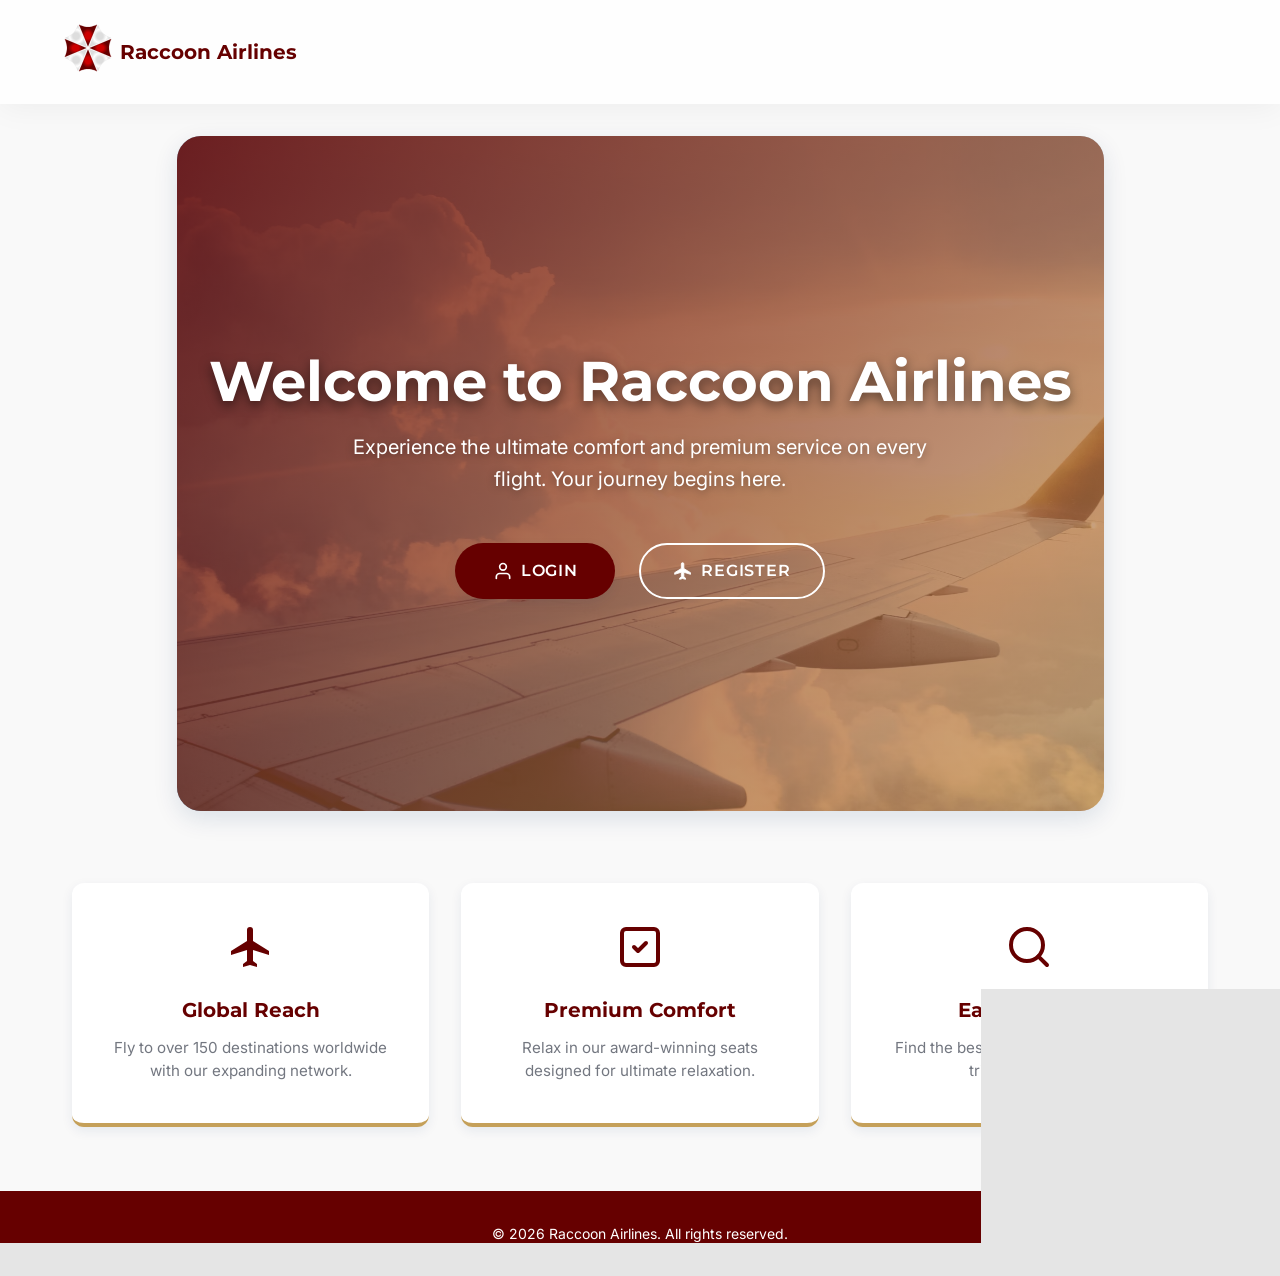
<file: index.html>
<!DOCTYPE html>
<html lang="en">

<head>
    <meta charset="UTF-8">
    <meta name="viewport" content="width=device-width, initial-scale=1.0">
    <title>Raccoon Airlines - Welcome</title>
    <link rel="stylesheet" href="./css/style.css">
    <link rel="stylesheet" href="./css/forms.css">
    <link rel="stylesheet" href="./css/layout.css">
    <link rel="stylesheet" href="./css/responsive.css">
    <link rel="stylesheet" href="./css/index.css">
    <link rel="icon" type="image/svg+xml" href="./img/logo.svg">
</head>

<body>
    <div class="layout page-content">
        <header class="header header--index">
            <div class="header__brand">
                <svg class="logo u-margin-bottom-sm">
                    <use href="./assets/logo.svg#logo"></use>
                </svg>
                <span>Raccoon Airlines</span>
            </div>
        </header>

        <main class="main-content main-content--index">
            <div class="hero">
                <div class="hero__bg"></div>
                <div class="hero__content">
                    <h1>Welcome to Raccoon Airlines</h1>
                    <p>Experience the ultimate comfort and premium service on every flight. Your journey begins here.
                    </p>

                    <div class="hero__actions">
                        <a href="./login.html" class="btn btn--primary">
                            <svg class="icon-small">
                                <use href="./assets/icons.svg#user"></use>
                            </svg>
                            Login
                        </a>
                        <a href="./register.html" class="btn btn--outline">
                            <svg class="icon-small">
                                <use href="./assets/icons.svg#plane"></use>
                            </svg>
                            Register
                        </a>
                    </div>
                </div>
            </div>

            <section class="features">
                <div class="feature-card">
                    <svg class="feature-card__icon">
                        <use href="./assets/icons.svg#plane"></use>
                    </svg>
                    <h3>Global Reach</h3>
                    <p>Fly to over 150 destinations worldwide with our expanding network.</p>
                </div>
                <div class="feature-card">
                    <svg class="feature-card__icon">
                        <use href="./assets/icons.svg#check"></use>
                    </svg>
                    <h3>Premium Comfort</h3>
                    <p>Relax in our award-winning seats designed for ultimate relaxation.</p>
                </div>
                <div class="feature-card">
                    <svg class="feature-card__icon">
                        <use href="./assets/icons.svg#search"></use>
                    </svg>
                    <h3>Easy Booking</h3>
                    <p>Find the best flights and manage your trips effortlessly.</p>
                </div>
            </section>
        </main>

        <footer class="footer">
            <p>&copy; 2026 Raccoon Airlines. All rights reserved.</p>
        </footer>
    </div>
</body>

</html>
</file>
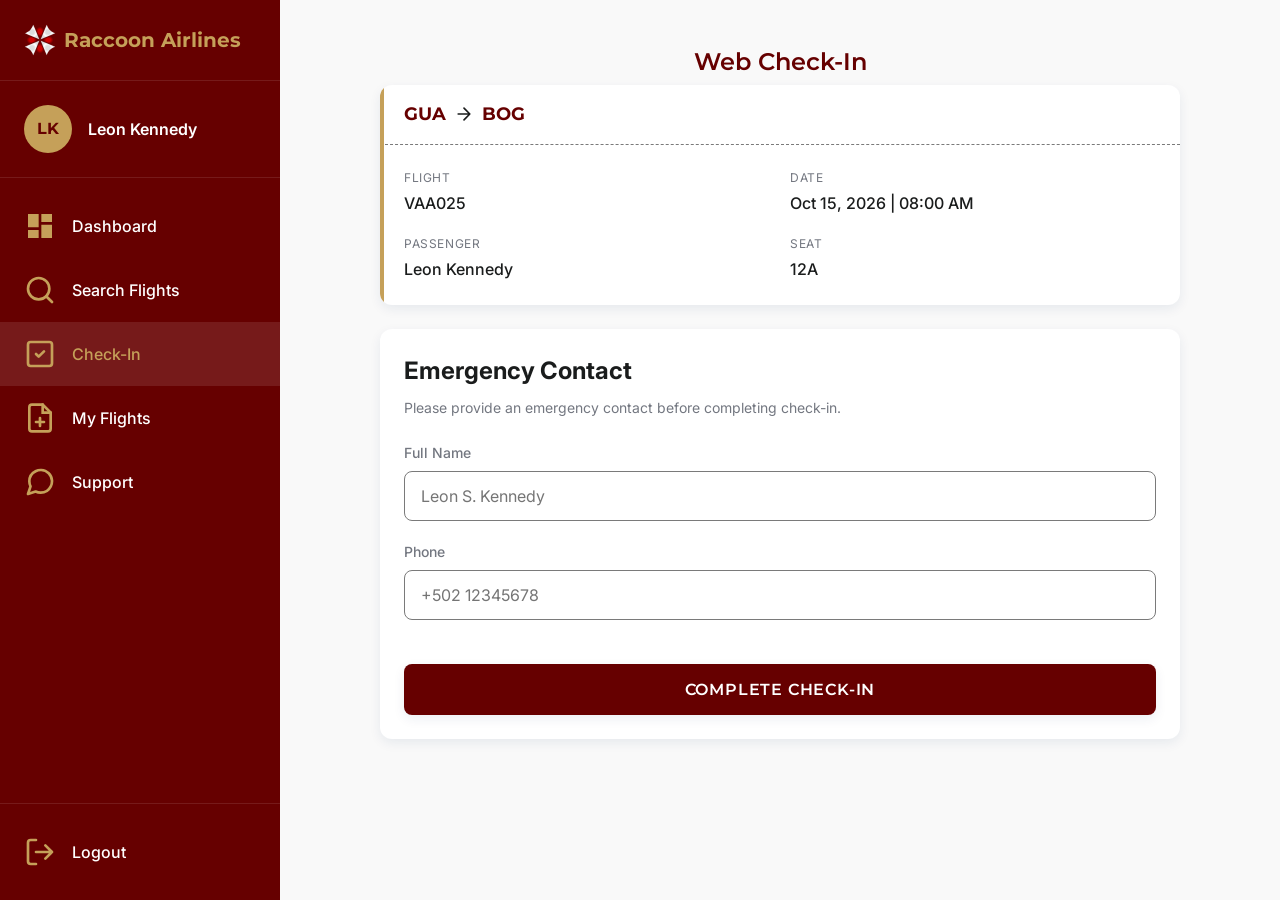
<file: checkin.html>
<!DOCTYPE html>
<html lang="en">

<head>
    <meta charset="UTF-8">
    <meta name="viewport" content="width=device-width, initial-scale=1.0">
    <title>Raccoon Airlines - Check-In</title>
    <link rel="stylesheet" href="./css/style.css">
    <link rel="stylesheet" href="./css/forms.css">
    <link rel="stylesheet" href="./css/layout.css">
    <link rel="stylesheet" href="./css/responsive.css">
    <link rel="icon" type="image/svg+xml" href="./img/logo.svg">
</head>

<body>
    <div class="layout layout--dashboard page-content">
        <aside class="sidebar">
            <div class="sidebar__header">
                <div class="sidebar__brand">
                    <svg class="header__logo">
                        <use href="./assets/logo.svg#logo"></use>
                    </svg>
                    <span>Raccoon Airlines</span>
                </div>
            </div>

            <div class="sidebar__user">
                <div class="sidebar__avatar">LK</div>
                <div class="sidebar__user-info">
                    <span class="sidebar__name">Leon Kennedy</span>
                </div>
            </div>

            <nav class="sidebar__nav">
                <a href="menu.html" class="sidebar__link">
                    <svg class="sidebar__icon">
                        <use href="./assets/icons.svg#grid"></use>
                    </svg>
                    Dashboard
                </a>
                <a href="search-flights.html" class="sidebar__link">
                    <svg class="sidebar__icon">
                        <use href="./assets/icons.svg#search"></use>
                    </svg>
                    Search Flights
                </a>
                <a href="checkin.html" class="sidebar__link sidebar__link--active">
                    <svg class="sidebar__icon">
                        <use href="./assets/icons.svg#check"></use>
                    </svg>
                    Check-In
                </a>
                <a href="my-flights.html" class="sidebar__link">
                    <svg class="sidebar__icon">
                        <use href="./assets/icons.svg#new"></use>
                    </svg>
                    My Flights
                </a>

                <a href="feedback-form.html" class="sidebar__link">
                    <svg class="sidebar__icon">
                        <use href="./assets/icons.svg#message"></use>
                    </svg>
                    Support
                </a>
            </nav>

            <div class="sidebar__footer">
                <a href="index.html" class="sidebar__link sidebar__link--logout">
                    <svg class="sidebar__icon">
                        <use href="./assets/icons.svg#logout"></use>
                    </svg>
                    Logout
                </a>
            </div>
        </aside>

        <header class="header">
            <div class="header__brand">
                <svg class="logo u-margin-bottom-sm">
                    <use href="./assets/logo.svg#logo"></use>
                </svg>
                <span>Raccoon Airlines</span>
            </div>
        </header>

        <div class="mobile-user-profile">
            <div class="mobile-user-profile__avatar">LK</div>
            <div class="mobile-user-profile__info">
                <span class="mobile-user-profile__name">Leon Kennedy</span>
                <a href="./index.html" class="btn--link mobile-user-profile__logout">Logout</a>
            </div>
            <a href="./menu.html" class="mobile-user-profile__menu">Menú</a>
        </div>

        <main class="main-content main-content--dashboard">
            <div class="dashboard-inner-content">
                <div class="card-check">
                    <h1 class="card__title u-text-center">Web Check-In</h1>

                    <section class="flight-card u-margin-bottom-md">
                        <div class="flight-card__header">
                            <div class="flight-card__route">
                                GUA
                                <svg class="icon flight__icon">
                                    <use href="./assets/icons.svg#arrow"></use>
                                </svg>
                                BOG
                            </div>
                        </div>
                        <div class="flight-card__body--second">
                            <div class="flight-card__detail">
                                <span class="flight-card__label">Flight</span>
                                <span class="flight-card__value">VAA025</span>
                            </div>
                            <div class="flight-card__detail">
                                <span class="flight-card__label">Date</span>
                                <span class="flight-card__value">Oct 15, 2026 | 08:00 AM</span>
                            </div>
                            <div class="flight-card__detail">
                                <span class="flight-card__label">Passenger</span>
                                <span class="flight-card__value">Leon Kennedy</span>
                            </div>
                            <div class="flight-card__detail">
                                <span class="flight-card__label">Seat</span>
                                <span class="flight-card__value">12A</span>
                            </div>
                        </div>
                    </section>

                    <div class="card">
                        <h2 class="card__title">Emergency Contact</h2>
                        <p class="card__subtitle u-margin-bottom-md">Please provide an emergency contact before
                            completing
                            check-in.</p>

                        <form class="form form--search" action="./menu.html">
                            <div class="form__group">
                                <label class="form__label" for="contact-name">Full Name</label>
                                <input class="form__input" type="text" name="contact-name" id="contact-name"
                                    placeholder="Leon S. Kennedy" pattern="[A-Za-zÀ-ÿ\s]+" title="Solo letras y espacios permitidos" required>
                            </div>
                            <div class="form__group">
                                <label class="form__label" for="contact-phone">Phone</label>
                                <input class="form__input" type="tel" name="contact-phone" id="contact-phone"
                                    placeholder="+502 12345678" pattern="[\+0-9\s\-]+" title="Introduce un número de teléfono válido" required>
                            </div>

                            <div class="form__group form__group--full u-margin-top-md">
                                <input class="btn btn--primary" type="submit" value="Complete Check-In">
                            </div>
                        </form>
                    </div>
                </div>
            </div>
        </main>
    </div>
</body>

</html>
</file>
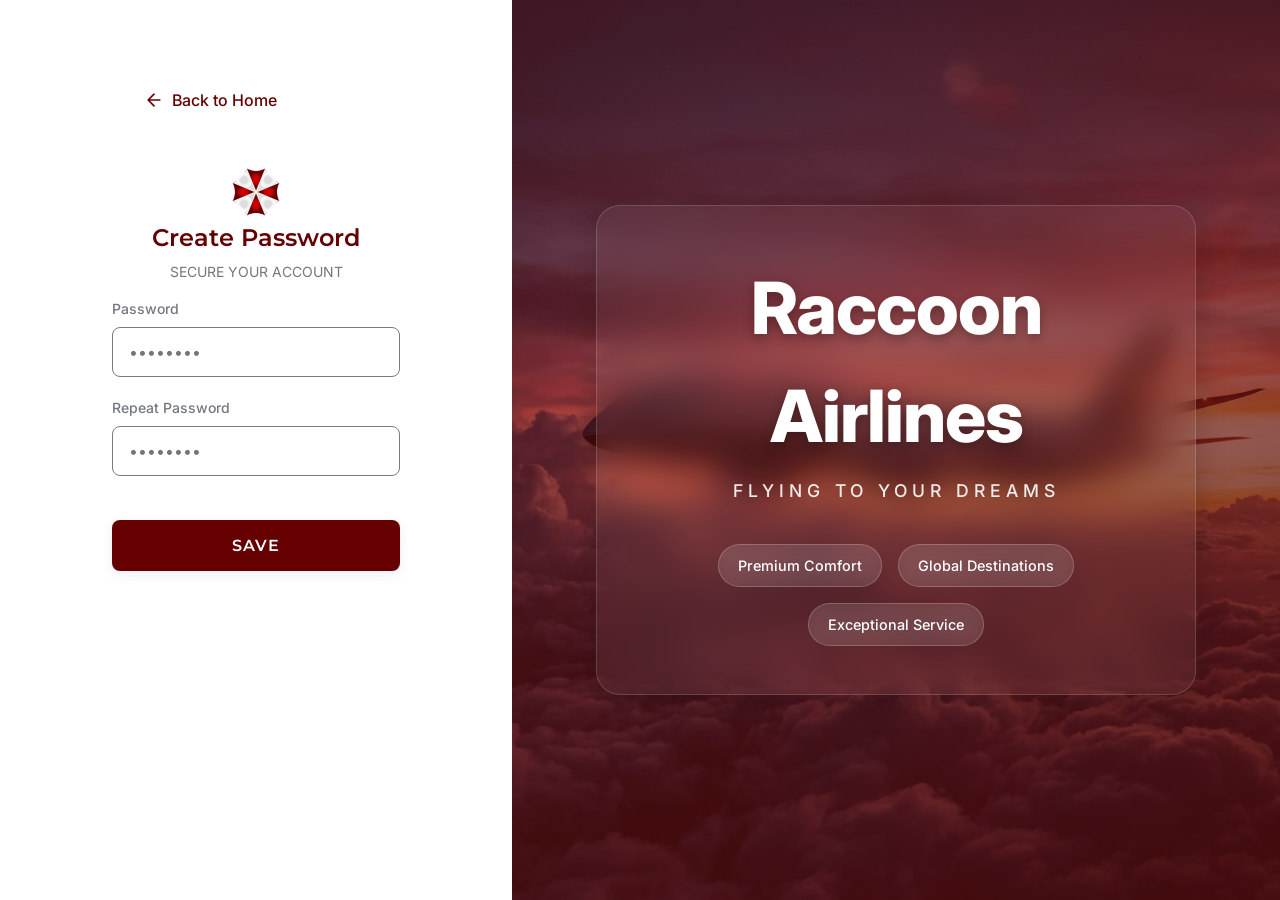
<file: create-password.html>
<!DOCTYPE html>
<html lang="en">

<head>
    <meta charset="UTF-8">
    <meta name="viewport" content="width=device-width, initial-scale=1.0">
    <title>Raccoon Airlines - Create Password</title>
    <link rel="stylesheet" href="./css/style.css">
    <link rel="stylesheet" href="./css/forms.css">
    <link rel="stylesheet" href="./css/layout.css">
    <link rel="stylesheet" href="./css/responsive.css">
    <link rel="icon" type="image/svg+xml" href="./img/logo.svg">
</head>

<body>
    <div class="loader-screen">
        <div class="loader-screen__content">
            <img class="loader-screen__logo" src="./assets/logo.svg" alt="Umbrella Logo">
            <div class="loader-screen__bar"></div>
        </div>
    </div>
    <div class="login-wrapper">
        <div class="login-form-container">
            <header class="header auth-header">
                <a href="./index.html" class="header__back">
                    <svg class="icon-small">
                        <use href="./assets/icons.svg#arrow"></use>
                    </svg>
                    Back to Home
                </a>
            </header>

            <main class="login-main">
                <div class="login-card">
                    <div class="card__header">
                        <svg class="logo u-margin-bottom-sm">
                            <use href="./assets/logo.svg#logo"></use>
                        </svg>
                        <h1 class="card__title">Create Password</h1>
                        <p class="card__subtitle">SECURE YOUR ACCOUNT</p>
                    </div>

                <form class="form" action="./menu.html">
                    <div class="form__group">
                        <label class="form__label" for="password">Password</label>
                        <input class="form__input" type="password" name="password" id="password" placeholder="••••••••"
                            pattern=".{8,}" title="La contraseña debe tener al menos 8 caracteres" required>
                    </div>

                    <div class="form__group">
                        <label class="form__label" for="password">Repeat Password</label>
                        <input class="form__input" type="password" name="password" id="password" placeholder="••••••••"
                            pattern=".{8,}" title="La contraseña debe tener al menos 8 caracteres" required>
                    </div>

                    <input class="btn btn--primary u-margin-top-md" type="submit" value="Save">
                </form>
                </div>
            </main>
        </div>

        <div class="login-showcase">
            <div class="showcase-content glass-panel">
                <h2>Raccoon Airlines</h2>
                <p>Flying to your dreams</p>
                <div class="showcase-features">
                    <span class="feature-tag">Premium Comfort</span>
                    <span class="feature-tag">Global Destinations</span>
                    <span class="feature-tag">Exceptional Service</span>
                </div>
            </div>
        </div>
    </div>
</body>

</html>
</file>
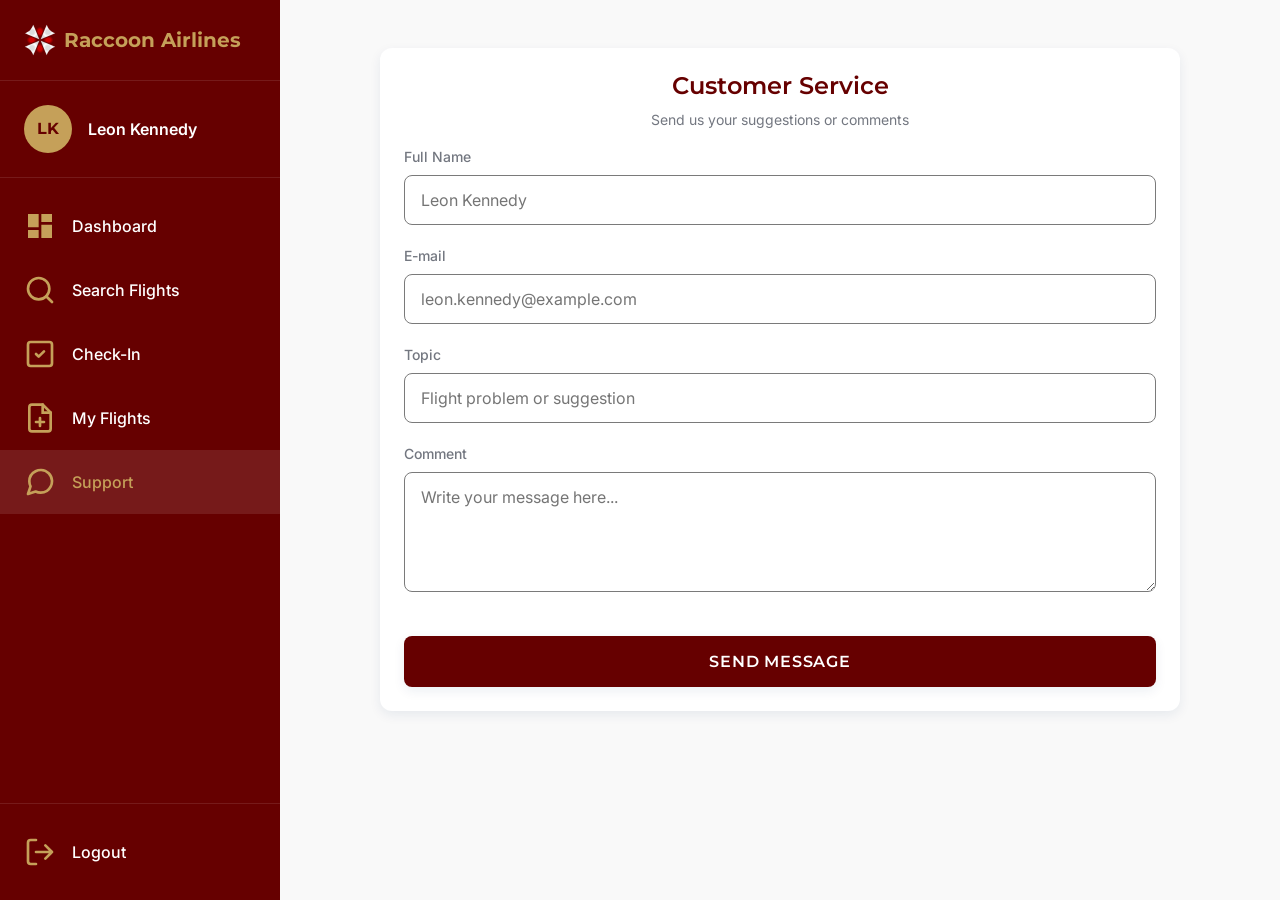
<file: feedback-form.html>
<!DOCTYPE html>
<html lang="en">

<head>
    <meta charset="UTF-8">
    <meta name="viewport" content="width=device-width, initial-scale=1.0">
    <title>Raccoon Airlines - Customer Service</title>
    <link rel="stylesheet" href="./css/style.css">
    <link rel="stylesheet" href="./css/forms.css">
    <link rel="stylesheet" href="./css/layout.css">
    <link rel="stylesheet" href="./css/responsive.css">
    <link rel="icon" type="image/svg+xml" href="./img/logo.svg">
</head>

<body>
    <div class="layout layout--dashboard page-content">
        <aside class="sidebar">
            <div class="sidebar__header">
                <div class="sidebar__brand">
                    <svg class="header__logo">
                        <use href="./assets/logo.svg#logo"></use>
                    </svg>
                    <span>Raccoon Airlines</span>
                </div>
            </div>

            <div class="sidebar__user">
                <div class="sidebar__avatar">LK</div>
                <div class="sidebar__user-info">
                    <span class="sidebar__name">Leon Kennedy</span>
                </div>
            </div>

            <nav class="sidebar__nav">
                <a href="menu.html" class="sidebar__link">
                    <svg class="sidebar__icon">
                        <use href="./assets/icons.svg#grid"></use>
                    </svg>
                    Dashboard
                </a>
                <a href="search-flights.html" class="sidebar__link">
                    <svg class="sidebar__icon">
                        <use href="./assets/icons.svg#search"></use>
                    </svg>
                    Search Flights
                </a>
                <a href="checkin.html" class="sidebar__link">
                    <svg class="sidebar__icon">
                        <use href="./assets/icons.svg#check"></use>
                    </svg>
                    Check-In
                </a>
                <a href="my-flights.html" class="sidebar__link">
                    <svg class="sidebar__icon">
                        <use href="./assets/icons.svg#new"></use>
                    </svg>
                    My Flights
                </a>
                <a href="feedback-form.html" class="sidebar__link sidebar__link--active">
                    <svg class="sidebar__icon">
                        <use href="./assets/icons.svg#message"></use>
                    </svg>
                    Support
                </a>
            </nav>

            <div class="sidebar__footer">
                <a href="index.html" class="sidebar__link sidebar__link--logout">
                    <svg class="sidebar__icon">
                        <use href="./assets/icons.svg#logout"></use>
                    </svg>
                    Logout
                </a>
            </div>
        </aside>

        <header class="header">
            <div class="header__brand">
                <svg class="logo u-margin-bottom-sm">
                    <use href="./assets/logo.svg#logo"></use>
                </svg>
                <span>Raccoon Airlines</span>
            </div>
        </header>

        <div class="mobile-user-profile">
            <div class="mobile-user-profile__avatar">LK</div>
            <div class="mobile-user-profile__info">
                <span class="mobile-user-profile__name">Leon Kennedy</span>
                <a href="./index.html" class="btn--link mobile-user-profile__logout">Logout</a>
            </div>
            <a href="./menu.html" class="mobile-user-profile__menu">Menú</a>
        </div>

        <main class="main-content main-content--dashboard">
            <div class="dashboard-inner-content">
                <div class="card-check">
                    <div class="card">
                        <div class="card__header">
                            <h1 class="card__title">Customer Service</h1>
                            <p class="card__subtitle">Send us your suggestions or comments</p>
                        </div>

                        <form class="form" action="./menu.html">
                            <div class="form__group">
                                <label class="form__label" for="name">Full Name</label>
                                <input class="form__input" type="text" name="name" id="name"
                                    placeholder="Leon Kennedy" required pattern=".{3,}">
                            </div>

                            <div class="form__group">
                                <label class="form__label" for="email">E-mail</label>
                                <input class="form__input" type="email" name="email" id="email"
                                    placeholder="leon.kennedy@example.com" required>
                            </div>

                            <div class="form__group">
                                <label class="form__label" for="topic">Topic</label>
                                <input class="form__input" type="text" name="topic" id="topic"
                                    placeholder="Flight problem or suggestion" required minlength="5">
                            </div>

                            <div class="form__group">
                                <label class="form__label" for="comment">Comment</label>
                                <textarea class="form__textarea" name="comment" id="comment"
                                    placeholder="Write your message here..." required minlength="25"></textarea>
                            </div>

                            <div class="form__group form__group--full u-margin-top-md">
                                <button class="btn btn--primary btn--animated" type="submit">Send Message</button>
                            </div>
                        </form>
                    </div>
                </div>
            </div>
        </main>
    </div>
</body>

</html>
</file>
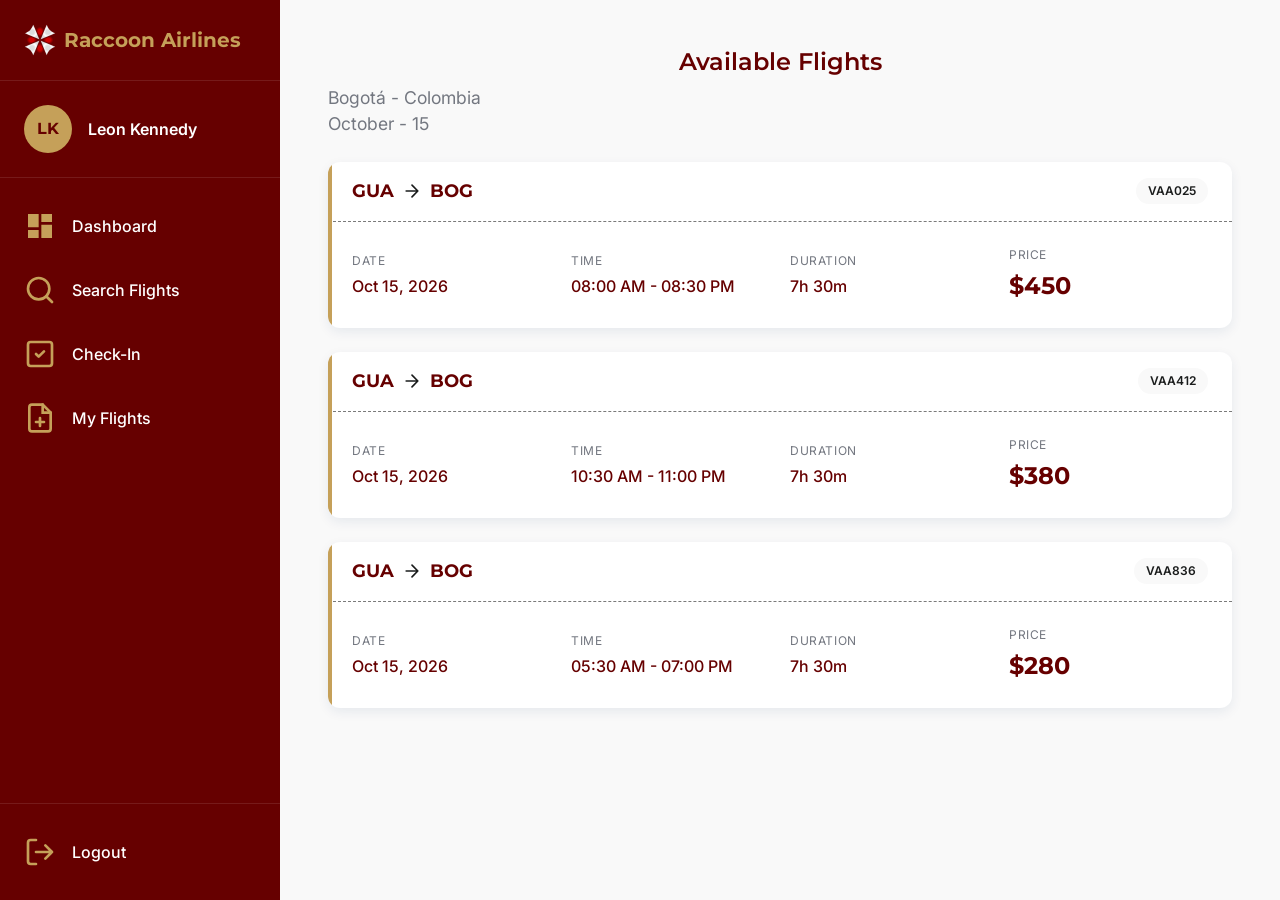
<file: flights.html>
<!DOCTYPE html>
<html lang="en">

<head>
    <meta charset="UTF-8">
    <meta name="viewport" content="width=device-width, initial-scale=1.0">
    <title>Raccoon Airlines - Available Flights</title>
    <link rel="stylesheet" href="./css/style.css">
    <link rel="stylesheet" href="./css/forms.css">
    <link rel="stylesheet" href="./css/layout.css">
    <link rel="stylesheet" href="./css/responsive.css">
    <link rel="icon" type="image/svg+xml" href="./img/logo.svg">
</head>

<body>
    <div class="loader-screen">
        <div class="loader-screen__content">
            <img class="loader-screen__logo" src="./assets/logo.svg" alt="Umbrella Logo">
            <div class="loader-screen__bar"></div>
        </div>
    </div>
    <div class="layout layout--dashboard page-content">
        <aside class="sidebar">
            <div class="sidebar__header">
                <div class="sidebar__brand">
                    <svg class="header__logo">
                        <use href="./assets/logo.svg#logo"></use>
                    </svg>
                    <span>Raccoon Airlines</span>
                </div>
            </div>

            <div class="sidebar__user">
                <div class="sidebar__avatar">LK</div>
                <div class="sidebar__user-info">
                    <span class="sidebar__name">Leon Kennedy</span>
                </div>
            </div>

            <nav class="sidebar__nav">
                <a href="menu.html" class="sidebar__link">
                    <svg class="sidebar__icon">
                        <use href="./assets/icons.svg#grid"></use>
                    </svg>
                    Dashboard
                </a>
                <a href="search-flights.html" class="sidebar__link">
                    <svg class="sidebar__icon">
                        <use href="./assets/icons.svg#search"></use>
                    </svg>
                    Search Flights
                </a>
                <a href="checkin.html" class="sidebar__link">
                    <svg class="sidebar__icon">
                        <use href="./assets/icons.svg#check"></use>
                    </svg>
                    Check-In
                </a>
                <a href="my-flights.html" class="sidebar__link">
                    <svg class="sidebar__icon">
                        <use href="./assets/icons.svg#new"></use>
                    </svg>
                    My Flights
                </a>
            </nav>

            <div class="sidebar__footer">
                <a href="index.html" class="sidebar__link sidebar__link--logout">
                    <svg class="sidebar__icon">
                        <use href="./assets/icons.svg#logout"></use>
                    </svg>
                    Logout
                </a>
            </div>
        </aside>

        <header class="header">
            <div class="header__brand">
                <svg class="logo u-margin-bottom-sm">
                    <use href="./assets/logo.svg#logo"></use>
                </svg>
                <span>Raccoon Airlines</span>
            </div>
        </header>

        <div class="mobile-user-profile">
            <div class="mobile-user-profile__avatar">LK</div>
            <div class="mobile-user-profile__info">
                <span class="mobile-user-profile__name">Leon Kennedy</span>
                <a href="./index.html" class="btn--link mobile-user-profile__logout">Logout</a>
            </div>
        </div>

        <main class="main-content main-content--dashboard main-button">
            <div class="dashboard-inner-content">
                <div class="u-margin-bottom-md">
                    <h1 class="card__title u-text-center">Available Flights</h1>
                    <p class="card__subtitle card__big-text">Bogotá - Colombia</p>
                    <p class="card__subtitle card__big-text">October - 15</p>
                </div>

                <section class="grid grid_flight">

                    <article class="flight-card">
                        <a href="./payment.html">
                            <div class="flight-card__header">
                                <div class="flight-card__route">
                                    GUA
                                    <svg class="icon flight__icon">
                                        <use href="./assets/icons.svg#arrow"></use>
                                    </svg>
                                    BOG
                                </div>
                                <div class="flight-card__code">VAA025</div>
                            </div>
                            <div class="flight-card__body">
                                <div class="flight-card__detail">
                                    <span class="flight-card__label">Date</span>
                                    <span class="flight-card__value">Oct 15, 2026</span>
                                </div>
                                <div class="flight-card__detail">
                                    <span class="flight-card__label">Time</span>
                                    <span class="flight-card__value">08:00 AM - 08:30 PM</span>
                                </div>
                                <div class="flight-card__detail">
                                    <span class="flight-card__label">Duration</span>
                                    <span class="flight-card__value">7h 30m</span>
                                </div>
                                <div class="flight-card__detail u-text-right">
                                    <span class="flight-card__label">Price</span>
                                    <span class="flight-card__price">$450</span>
                                </div>
                            </div>
                        </a>
                    </article>

                    <article class="flight-card">
                        <a href="./payment.html">
                            <div class="flight-card__header">
                                <div class="flight-card__route">
                                    GUA
                                    <svg class="icon flight__icon">
                                        <use href="./assets/icons.svg#arrow"></use>
                                    </svg>
                                    BOG
                                </div>
                                <div class="flight-card__code">VAA412</div>
                            </div>
                            <div class="flight-card__body">
                                <div class="flight-card__detail">
                                    <span class="flight-card__label">Date</span>
                                    <span class="flight-card__value">Oct 15, 2026</span>
                                </div>
                                <div class="flight-card__detail">
                                    <span class="flight-card__label">Time</span>
                                    <span class="flight-card__value">10:30 AM - 11:00 PM</span>
                                </div>
                                <div class="flight-card__detail">
                                    <span class="flight-card__label">Duration</span>
                                    <span class="flight-card__value">7h 30m</span>
                                </div>
                                <div class="flight-card__detail u-text-right">
                                    <span class="flight-card__label">Price</span>
                                    <span class="flight-card__price">$380</span>
                                </div>
                            </div>
                        </a>
                    </article>

                    <article class="flight-card">
                        <a href="./payment.html">
                            <div class="flight-card__header">
                                <div class="flight-card__route">
                                    GUA
                                    <svg class="icon flight__icon">
                                        <use href="./assets/icons.svg#arrow"></use>
                                    </svg>
                                    BOG
                                </div>
                                <div class="flight-card__code">VAA836</div>
                            </div>
                            <div class="flight-card__body">
                                <div class="flight-card__detail">
                                    <span class="flight-card__label">Date</span>
                                    <span class="flight-card__value">Oct 15, 2026</span>
                                </div>
                                <div class="flight-card__detail">
                                    <span class="flight-card__label">Time</span>
                                    <span class="flight-card__value">05:30 AM - 07:00 PM</span>
                                </div>
                                <div class="flight-card__detail">
                                    <span class="flight-card__label">Duration</span>
                                    <span class="flight-card__value">7h 30m</span>
                                </div>
                                <div class="flight-card__detail u-text-right">
                                    <span class="flight-card__label">Price</span>
                                    <span class="flight-card__price">$280</span>
                                </div>
                            </div>
                        </a>
                    </article>

                    <a href="./menu.html" class="btn btn--primary u-margin-top-md back-button">Back</a>

                </section>
            </div>
        </main>
    </div>
</body>

</html>
</file>
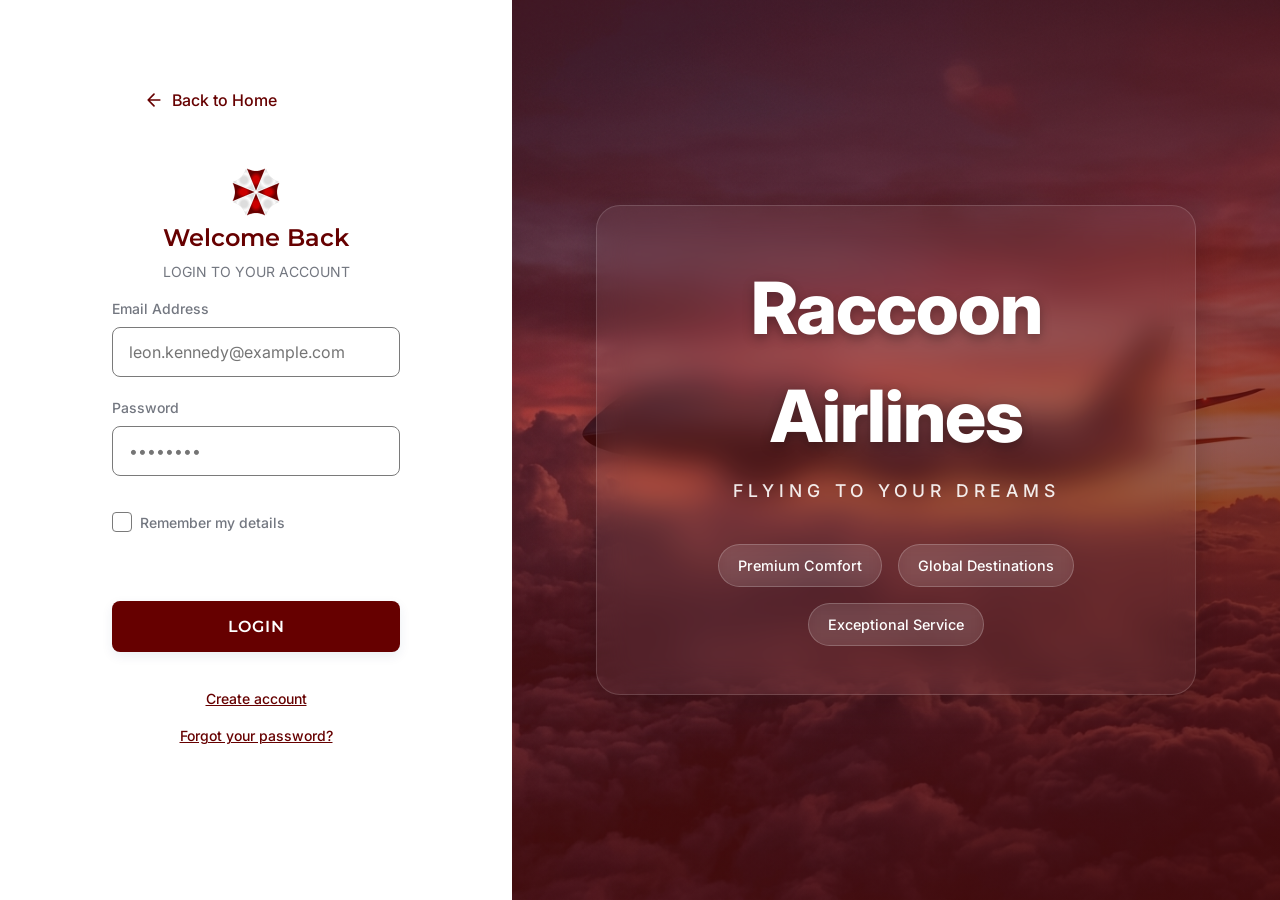
<file: login.html>
<!DOCTYPE html>
<html lang="en">

<head>
    <meta charset="UTF-8">
    <meta name="viewport" content="width=device-width, initial-scale=1.0">
    <title>Raccoon Airlines - Login</title>
    <link rel="stylesheet" href="./css/style.css">
    <link rel="stylesheet" href="./css/forms.css">
    <link rel="stylesheet" href="./css/layout.css">
    <link rel="stylesheet" href="./css/responsive.css">
    <link rel="icon" type="image/svg+xml" href="./img/logo.svg">
</head>

<body>
    <div class="login-wrapper">
        <div class="login-form-container">
            <header class="header auth-header">
                <a href="./index.html" class="header__back">
                    <svg class="icon-small">
                        <use href="./assets/icons.svg#arrow"></use>
                    </svg>
                    Back to Home
                </a>
            </header>

            <main class="login-main">
                <div class="login-card">
                    <div class="card__header">
                        <svg class="logo u-margin-bottom-sm">
                            <use href="./assets/logo.svg#logo"></use>
                        </svg>
                        <h1 class="card__title">Welcome Back</h1>
                        <p class="card__subtitle">LOGIN TO YOUR ACCOUNT</p>
                    </div>

                    <form class="form" action="./menu.html">
                        <div class="form__group">
                            <label class="form__label" for="email">Email Address</label>
                            <input class="form__input" type="email" name="email" id="email"
                                placeholder="leon.kennedy@example.com"
                                pattern="[a-z0-9._%+\-]+@[a-z0-9.\-]+\.[a-z]{2,}$" required
                                title="Introduce un correo válido">
                        </div>

                        <div class="form__group">
                            <label class="form__label" for="password">Password</label>
                            <input class="form__input" type="password" name="password" id="password"
                                placeholder="••••••••" pattern=".{8,}"
                                title="La contraseña debe tener al menos 8 caracteres" required>
                        </div>

                        <div class="form__group form__group--inline u-margin-bottom-md">
                            <label class="form__checkbox-container">
                                <input type="checkbox" name="remember" id="remember" class="form__checkbox">
                                <span class="form__label" style="margin-bottom:0;">Remember my details</span>
                            </label>
                        </div>

                        <input class="btn btn--primary u-margin-top-md" type="submit" value="Login">

                        <div class="card-links u-text-center u-display-column">
                            <a href="./register.html" class="btn--link">Create account</a>
                            <a href="./recover.html" class="btn--link">Forgot your password?</a>
                        </div>
                    </form>
                </div>
            </main>
        </div>

        <div class="login-showcase">
            <div class="showcase-content glass-panel">
                <h2>Raccoon Airlines</h2>
                <p>Flying to your dreams</p>
                <div class="showcase-features">
                    <span class="feature-tag">Premium Comfort</span>
                    <span class="feature-tag">Global Destinations</span>
                    <span class="feature-tag">Exceptional Service</span>
                </div>
            </div>
        </div>
    </div>
</body>

</html>
</file>
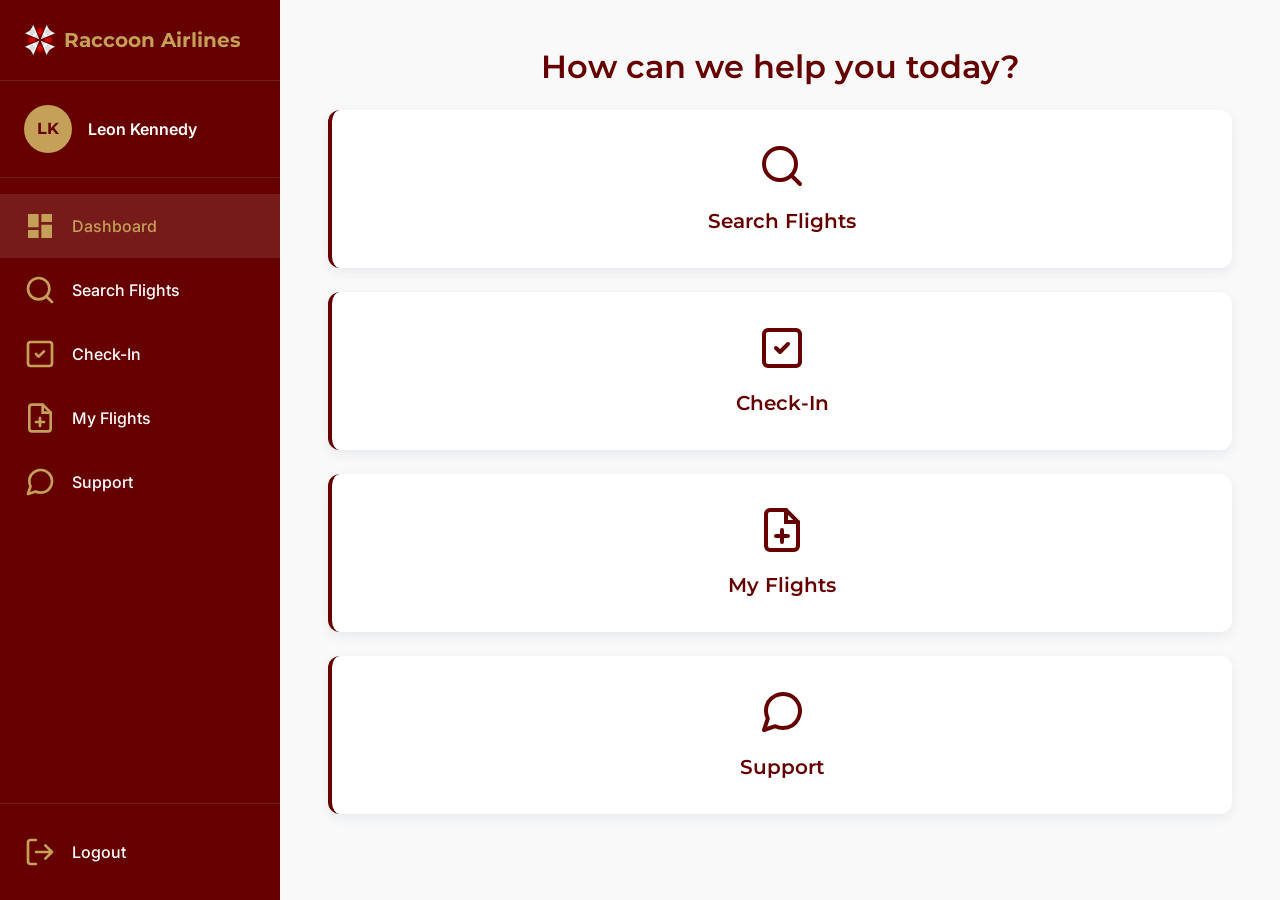
<file: menu.html>
<!DOCTYPE html>
<html lang="en">

<head>
    <meta charset="UTF-8">
    <meta name="viewport" content="width=device-width, initial-scale=1.0">
    <title>Raccoon Airlines - Menu</title>
    <link rel="stylesheet" href="./css/style.css">
    <link rel="stylesheet" href="./css/forms.css">
    <link rel="stylesheet" href="./css/layout.css">
    <link rel="stylesheet" href="./css/responsive.css">
    <link rel="icon" type="image/svg+xml" href="./img/logo.svg">
</head>

<body>
    <div class="loader-screen">
        <div class="loader-screen__content">
            <img class="loader-screen__logo" src="./assets/logo.svg" alt="Umbrella Logo">
            <div class="loader-screen__bar"></div>
        </div>
    </div>
    <div class="layout layout--dashboard page-content">
        <aside class="sidebar">
            <div class="sidebar__header">
                <div class="sidebar__brand">
                    <svg class="header__logo">
                        <use href="./assets/logo.svg#logo"></use>
                    </svg>
                    <span>Raccoon Airlines</span>
                </div>
            </div>

            <div class="sidebar__user">
                <div class="sidebar__avatar">LK</div>
                <div class="sidebar__user-info">
                    <span class="sidebar__name">Leon Kennedy</span>
                </div>
            </div>

            <nav class="sidebar__nav">
                <a href="menu.html" class="sidebar__link sidebar__link--active">
                    <svg class="sidebar__icon">
                        <use href="./assets/icons.svg#grid"></use>
                    </svg>
                    Dashboard
                </a>
                <a href="search-flights.html" class="sidebar__link">
                    <svg class="sidebar__icon">
                        <use href="./assets/icons.svg#search"></use>
                    </svg>
                    Search Flights
                </a>
                <a href="checkin.html" class="sidebar__link">
                    <svg class="sidebar__icon">
                        <use href="./assets/icons.svg#check"></use>
                    </svg>
                    Check-In
                </a>
                <a href="my-flights.html" class="sidebar__link">
                    <svg class="sidebar__icon">
                        <use href="./assets/icons.svg#new"></use>
                    </svg>
                    My Flights
                </a>

                <a href="feedback-form.html" class="sidebar__link">
                    <svg class="sidebar__icon">
                        <use href="./assets/icons.svg#message"></use>
                    </svg>
                    Support
                </a>
            </nav>

            <div class="sidebar__footer">
                <a href="index.html" class="sidebar__link sidebar__link--logout">
                    <svg class="sidebar__icon">
                        <use href="./assets/icons.svg#logout"></use>
                    </svg>
                    Logout
                </a>
            </div>
        </aside>

        <header class="header">
            <div class="header__brand">
                <svg class="logo u-margin-bottom-sm">
                    <use href="./assets/logo.svg#logo"></use>
                </svg>
                <span>Raccoon Airlines</span>
            </div>
        </header>

        <div class="mobile-user-profile">
            <div class="mobile-user-profile__avatar">LK</div>
            <div class="mobile-user-profile__info">
                <span class="mobile-user-profile__name">Leon Kennedy</span>
                <a href="./index.html" class="btn--link mobile-user-profile__logout">Logout</a>
            </div>
        </div>

        <main class="main-content main-content--dashboard">


            <div class="dashboard-inner-content">
                <h1 class="u-margin-bottom-md u-text-center">How can we help you today?</h1>
                <div class="grid">
                    <a href="./search-flights.html" class="action-card">
                        <svg class="action-card__icon">
                            <use href="./assets/icons.svg#search"></use>
                        </svg>
                        <span class="action-card__title">Search Flights</span>
                    </a>

                    <a href="./checkin.html" class="action-card">
                        <svg class="action-card__icon">
                            <use href="./assets/icons.svg#check"></use>
                        </svg>
                        <span class="action-card__title">Check-In</span>
                    </a>

                    <a href="./my-flights.html" class="action-card">
                        <svg class="action-card__icon">
                            <use href="./assets/icons.svg#new"></use>
                        </svg>
                        <span class="action-card__title">My Flights</span>
                    </a>

                    <a href="./feedback-form.html" class="action-card">
                        <svg class="action-card__icon">
                            <use href="./assets/icons.svg#message"></use>
                        </svg>
                        <span class="action-card__title">Support</span>
                    </a>
                </div>
            </div>
        </main>
    </div>
</body>

</html>
</file>
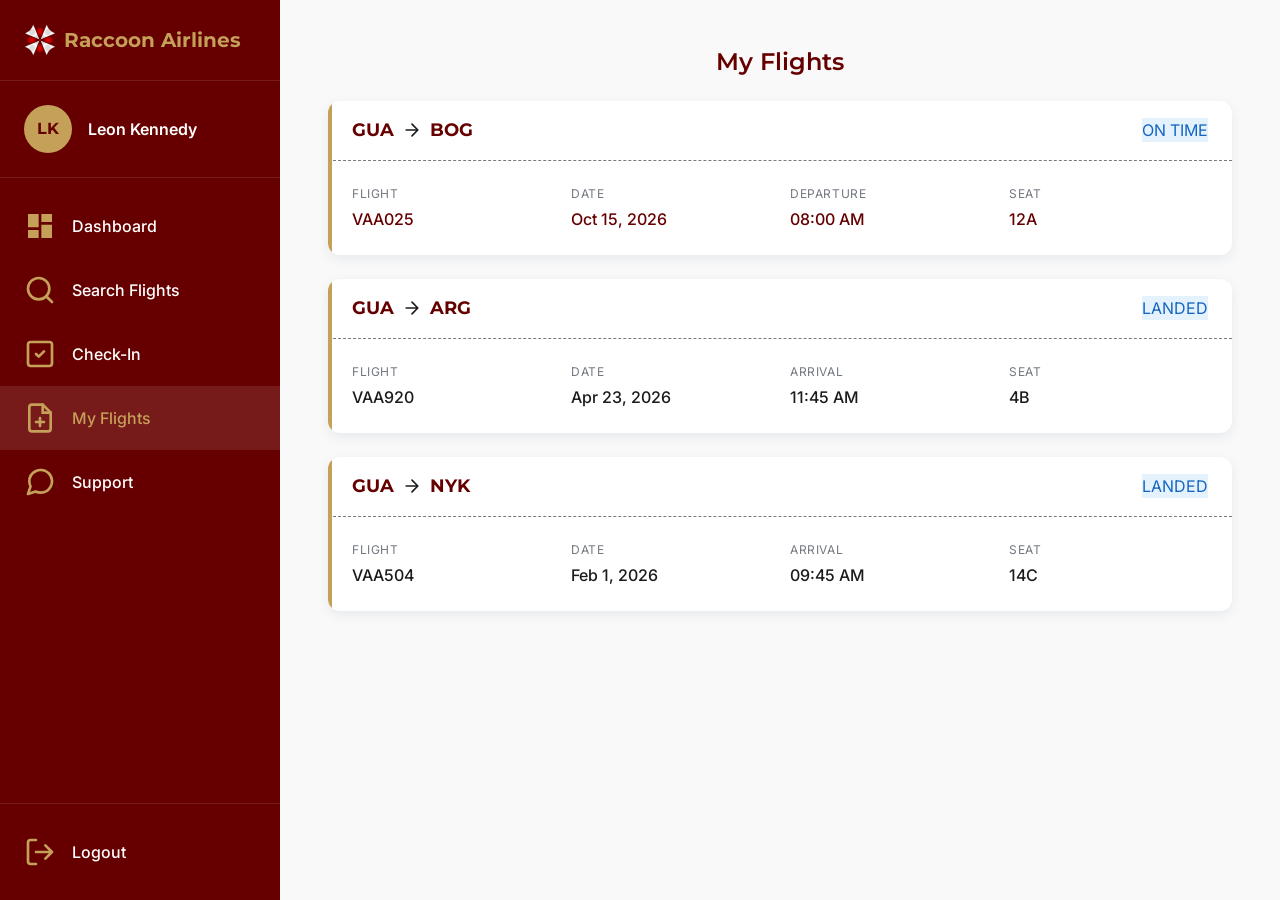
<file: my-flights.html>
<!DOCTYPE html>
<html lang="en">

<head>
    <meta charset="UTF-8">
    <meta name="viewport" content="width=device-width, initial-scale=1.0">
    <title>Raccoon Airlines - Check-In</title>
    <link rel="stylesheet" href="./css/style.css">
    <link rel="stylesheet" href="./css/forms.css">
    <link rel="stylesheet" href="./css/layout.css">
    <link rel="stylesheet" href="./css/responsive.css">
    <link rel="icon" type="image/svg+xml" href="./img/logo.svg">
</head>

<body>
    <div class="loader-screen">
        <div class="loader-screen__content">
            <img class="loader-screen__logo" src="./assets/logo.svg" alt="Umbrella Logo">
            <div class="loader-screen__bar"></div>
        </div>
    </div>
    <div class="layout layout--dashboard page-content">
        <aside class="sidebar">
            <div class="sidebar__header">
                <div class="sidebar__brand">
                    <svg class="header__logo">
                        <use href="./assets/logo.svg#logo"></use>
                    </svg>
                    <span>Raccoon Airlines</span>
                </div>
            </div>

            <div class="sidebar__user">
                <div class="sidebar__avatar">LK</div>
                <div class="sidebar__user-info">
                    <span class="sidebar__name">Leon Kennedy</span>
                </div>
            </div>

            <nav class="sidebar__nav">
                <a href="menu.html" class="sidebar__link">
                    <svg class="sidebar__icon">
                        <use href="./assets/icons.svg#grid"></use>
                    </svg>
                    Dashboard
                </a>
                <a href="search-flights.html" class="sidebar__link">
                    <svg class="sidebar__icon">
                        <use href="./assets/icons.svg#search"></use>
                    </svg>
                    Search Flights
                </a>
                <a href="checkin.html" class="sidebar__link">
                    <svg class="sidebar__icon">
                        <use href="./assets/icons.svg#check"></use>
                    </svg>
                    Check-In
                </a>
                <a href="my-flights.html" class="sidebar__link sidebar__link--active">
                    <svg class="sidebar__icon">
                        <use href="./assets/icons.svg#new"></use>
                    </svg>
                    My Flights
                </a>

                <a href="feedback-form.html" class="sidebar__link">
                    <svg class="sidebar__icon">
                        <use href="./assets/icons.svg#message"></use>
                    </svg>
                    Support
                </a>
            </nav>

            <div class="sidebar__footer">
                <a href="index.html" class="sidebar__link sidebar__link--logout">
                    <svg class="sidebar__icon">
                        <use href="./assets/icons.svg#logout"></use>
                    </svg>
                    Logout
                </a>
            </div>
        </aside>

        <header class="header">
            <div class="header__brand">
                <svg class="logo u-margin-bottom-sm">
                    <use href="./assets/logo.svg#logo"></use>
                </svg>
                <span>Raccoon Airlines</span>
            </div>
        </header>

        <div class="mobile-user-profile">
            <div class="mobile-user-profile__avatar">LK</div>
            <div class="mobile-user-profile__info">
                <span class="mobile-user-profile__name">Leon Kennedy</span>
                <a href="./index.html" class="btn--link mobile-user-profile__logout">Logout</a>
            </div>
        </div>

        <main class="main-content main-content--dashboard main-button">
            <div class="dashboard-inner-content">
                <div class="u-margin-bottom-md u-text-center">
                    <h1 class="card__title">My Flights</h1>
                </div>

                <section class="grid grid_flight">
                    <article class="flight-card">
                        <a href="./checkin.html">
                            <div class="flight-card__header">
                                <div class="flight-card__route">
                                    GUA
                                    <svg class="icon flight__icon">
                                        <use href="./assets/icons.svg#arrow"></use>
                                    </svg>
                                    BOG
                                </div>
                                <div class="flight-card__status">ON TIME
                                </div>
                            </div>
                            <div class="flight-card__body">
                                <div class="flight-card__detail">
                                    <span class="flight-card__label">Flight</span>
                                    <span class="flight-card__value">VAA025</span>
                                </div>
                                <div class="flight-card__detail">
                                    <span class="flight-card__label">Date</span>
                                    <span class="flight-card__value">Oct 15, 2026</span>
                                </div>
                                <div class="flight-card__detail">
                                    <span class="flight-card__label">Departure</span>
                                    <span class="flight-card__value">08:00 AM</span>
                                </div>
                                <div class="flight-card__detail">
                                    <span class="flight-card__label">Seat</span>
                                    <span class="flight-card__value">12A</span>
                                </div>
                            </div>
                        </a>
                    </article>

                    <article class="flight-card">
                        <div class="flight-card__header">
                            <div class="flight-card__route">
                                GUA
                                <svg class="icon flight__icon">
                                    <use href="./assets/icons.svg#arrow"></use>
                                </svg>
                                ARG
                            </div>
                            <div class="flight-card__status">LANDED</div>
                        </div>
                        <div class="flight-card__body">
                            <div class="flight-card__detail">
                                <span class="flight-card__label">Flight</span>
                                <span class="flight-card__value">VAA920</span>
                            </div>
                            <div class="flight-card__detail">
                                <span class="flight-card__label">Date</span>
                                <span class="flight-card__value">Apr 23, 2026</span>
                            </div>
                            <div class="flight-card__detail">
                                <span class="flight-card__label">Arrival</span>
                                <span class="flight-card__value">11:45 AM</span>
                            </div>
                            <div class="flight-card__detail">
                                <span class="flight-card__label">Seat</span>
                                <span class="flight-card__value">4B</span>
                            </div>
                        </div>
                    </article>

                    <article class="flight-card">
                        <div class="flight-card__header">
                            <div class="flight-card__route">
                                GUA
                                <svg class="icon flight__icon">
                                    <use href="./assets/icons.svg#arrow"></use>
                                </svg>
                                NYK
                            </div>
                            <div class="flight-card__status">LANDED</div>
                        </div>
                        <div class="flight-card__body">
                            <div class="flight-card__detail">
                                <span class="flight-card__label">Flight</span>
                                <span class="flight-card__value">VAA504</span>
                            </div>
                            <div class="flight-card__detail">
                                <span class="flight-card__label">Date</span>
                                <span class="flight-card__value">Feb 1, 2026</span>
                            </div>
                            <div class="flight-card__detail">
                                <span class="flight-card__label">Arrival</span>
                                <span class="flight-card__value">09:45 AM</span>
                            </div>
                            <div class="flight-card__detail">
                                <span class="flight-card__label">Seat</span>
                                <span class="flight-card__value">14C</span>
                            </div>
                        </div>
                    </article>
                    <a href="./menu.html" class="btn btn--primary u-margin-top-md back-button">Back</a>
                </section>
            </div>
        </main>
    </div>
</body>

</html>
</file>
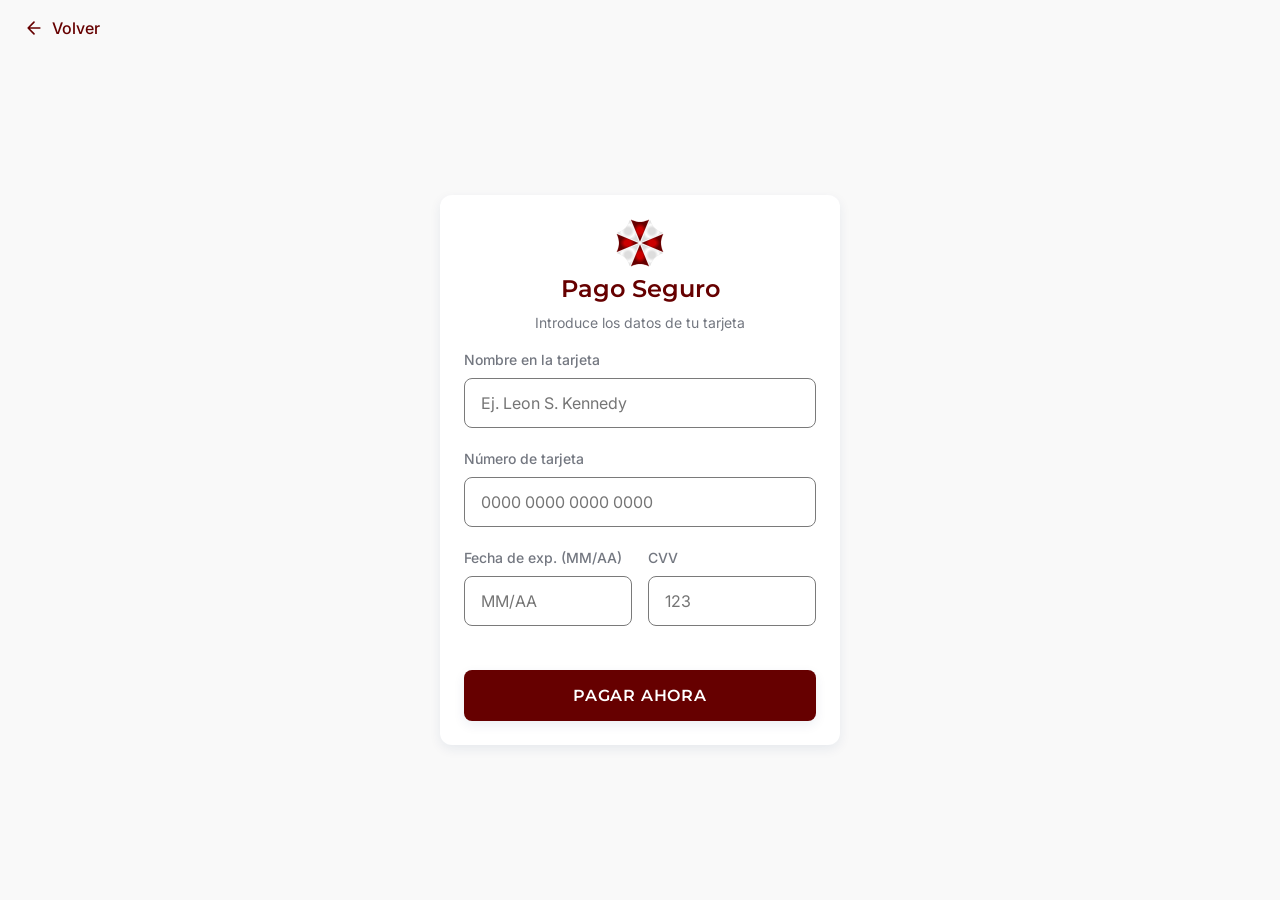
<file: payment.html>
<!DOCTYPE html>
<html lang="es">

<head>
    <meta charset="UTF-8">
    <meta name="viewport" content="width=device-width, initial-scale=1.0">
    <title>Raccoon Airlines - Pago</title>
    <link rel="stylesheet" href="./css/style.css">
    <link rel="stylesheet" href="./css/forms.css">
    <link rel="stylesheet" href="./css/layout.css">
    <link rel="stylesheet" href="./css/payment.css">
    <link rel="icon" type="image/svg+xml" href="./img/logo.svg">
</head>

<body>
    <div class="loader-screen">
        <div class="loader-screen__content">
            <img class="loader-screen__logo" src="./assets/logo.svg" alt="Umbrella Logo">
            <div class="loader-screen__bar"></div>
        </div>
    </div>
    <div class="layout page-content">
        <header class="header auth-header">
            <a href="./flights.html" class="header__back">
                <svg class="icon-small">
                    <use href="./assets/icons.svg#arrow"></use>
                </svg>
                Volver
            </a>
        </header>

        <main class="main-content main-content--centered">
            <div class="auth-container card">
                <div class="card__header">
                    <svg class="logo u-margin-bottom-sm">
                        <use href="./assets/logo.svg#logo"></use>
                    </svg>
                    <h1 class="card__title">Pago Seguro</h1>
                    <p class="card__subtitle">Introduce los datos de tu tarjeta</p>
                </div>

                <form class="form" action="./processing.html">
                    <div class="form__group">
                        <label class="form__label" for="cardName">Nombre en la tarjeta</label>
                        <input class="form__input" type="text" name="cardName" id="cardName"
                            placeholder="Ej. Leon S. Kennedy" required>
                    </div>

                    <div class="form__group">
                        <label class="form__label" for="cardNumber">Número de tarjeta</label>
                        <input class="form__input" type="text" name="cardNumber" id="cardNumber"
                            placeholder="0000 0000 0000 0000" maxlength="19" pattern="[0-9\s]+" required>
                    </div>

                    <div class="card-row">
                        <div class="form__group">
                            <label class="form__label" for="expiryDate">Fecha de exp. (MM/AA)</label>
                            <input class="form__input" type="text" name="expiryDate" id="expiryDate" placeholder="MM/AA"
                                maxlength="5" pattern="(0[1-9]|1[0-2])\/[0-9]{2}" required>
                        </div>
                        <div class="form__group">
                            <label class="form__label" for="cvv">CVV</label>
                            <input class="form__input" type="text" name="cvv" id="cvv" placeholder="123" maxlength="4"
                                pattern="[0-9]{3,4}" required>
                        </div>
                    </div>

                    <button class="btn btn--primary u-margin-top-md" type="submit" style="width: 100%;">Pagar
                        Ahora</button>
                </form>
            </div>
        </main>
    </div>
</body>

</html>
</file>
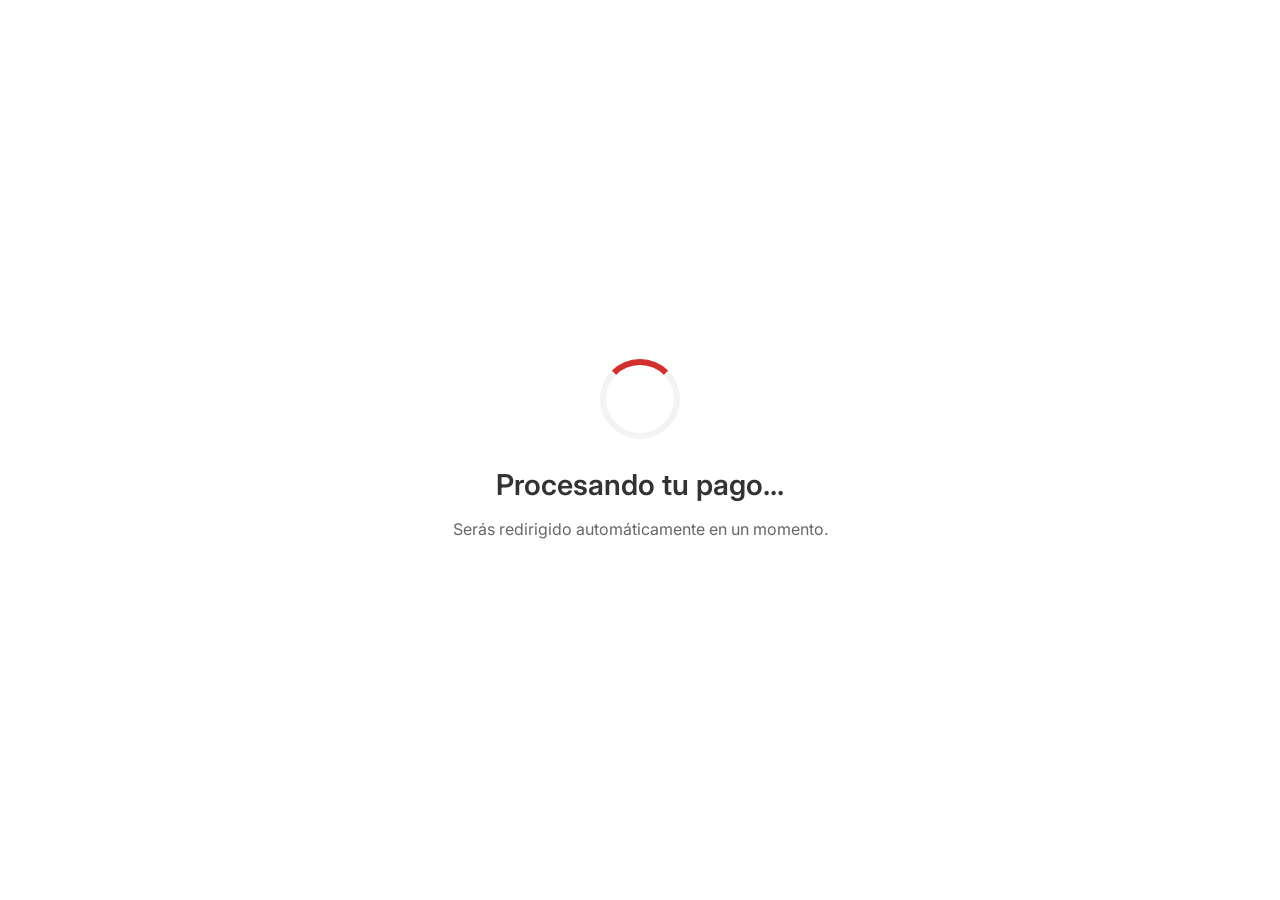
<file: processing.html>
<!DOCTYPE html>
<html lang="es">
<head>
    <meta charset="UTF-8">
    <meta name="viewport" content="width=device-width, initial-scale=1.0">
    <title>Raccoon Airlines - Procesando Pago</title>
    <meta http-equiv="refresh" content="3;url=./menu.html">
    <link rel="stylesheet" href="./css/style.css">
    <link rel="stylesheet" href="./css/layout.css">
    <link rel="stylesheet" href="./css/payment.css">
    <link rel="icon" type="image/svg+xml" href="./img/logo.svg">
</head>
<body class="processing-body">
    <div class="spinner"></div>
    <div class="payment-text">Procesando tu pago...</div>
    <div class="payment-subtext">Serás redirigido automáticamente en un momento.</div>
</body>
</html>
</file>
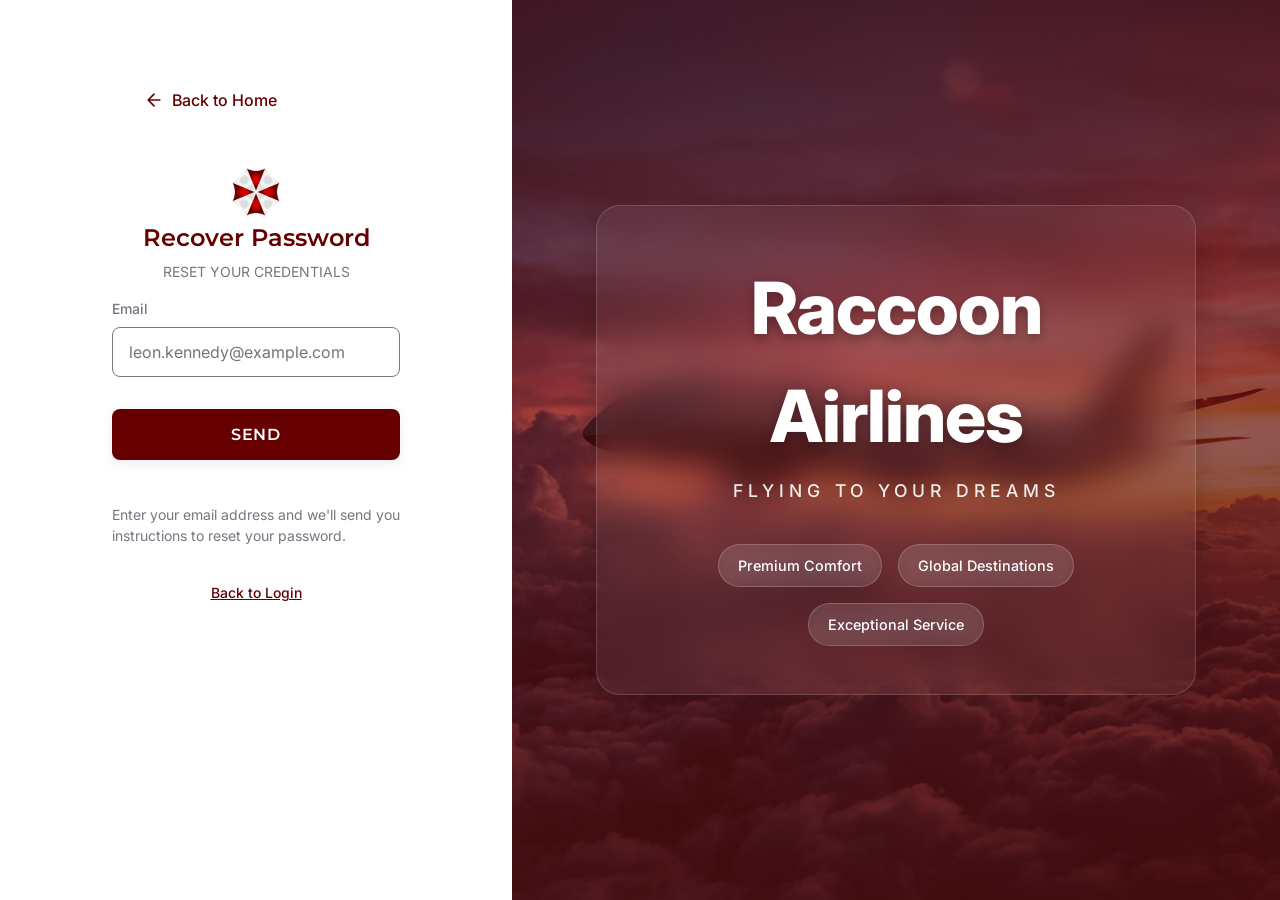
<file: recover.html>
<!DOCTYPE html>
<html lang="en">

<head>
    <meta charset="UTF-8">
    <meta name="viewport" content="width=device-width, initial-scale=1.0">
    <title>Raccoon Airlines - Recover Password</title>
    <link rel="stylesheet" href="./css/style.css">
    <link rel="stylesheet" href="./css/forms.css">
    <link rel="stylesheet" href="./css/layout.css">
    <link rel="stylesheet" href="./css/responsive.css">
    <link rel="icon" type="image/svg+xml" href="./img/logo.svg">
</head>

<body>
    <div class="login-wrapper">
        <div class="login-form-container">
            <header class="header auth-header">
                <a href="./index.html" class="header__back">
                    <svg class="icon-small">
                        <use href="./assets/icons.svg#arrow"></use>
                    </svg>
                    Back to Home
                </a>
            </header>

            <main class="login-main">
                <div class="login-card">
                    <div class="card__header">
                        <svg class="logo u-margin-bottom-sm">
                            <use href="./assets/logo.svg#logo"></use>
                        </svg>
                        <h1 class="card__title">Recover Password</h1>
                        <p class="card__subtitle">RESET YOUR CREDENTIALS</p>
                    </div>

                <form class="form" action="./create-password.html">
                    <div class="form__group">
                        <label class="form__label" for="email">Email</label>
                        <input class="form__input" type="email" name="email" id="email"
                            placeholder="leon.kennedy@example.com" pattern="[a-z0-9._%+\-]+@[a-z0-9.\-]+\.[a-z]{2,}$" required title="Introduce un correo válido">

                        <input class="btn btn--primary u-margin-top-md" type="submit" value="Send">
                    </div>

                    <p class="subtext u-margin-top-md">Enter your email address and we'll send you instructions to reset your password.
                    </p>

                    <div class="card-links u-text-center u-display-column">
                        <a href="./login.html" class="btn--link">Back to Login</a>
                    </div>
                </form>
                </div>
            </main>
        </div>

        <div class="login-showcase">
            <div class="showcase-content glass-panel">
                <h2>Raccoon Airlines</h2>
                <p>Flying to your dreams</p>
                <div class="showcase-features">
                    <span class="feature-tag">Premium Comfort</span>
                    <span class="feature-tag">Global Destinations</span>
                    <span class="feature-tag">Exceptional Service</span>
                </div>
            </div>
        </div>
    </div>
</body>

</html>
</file>
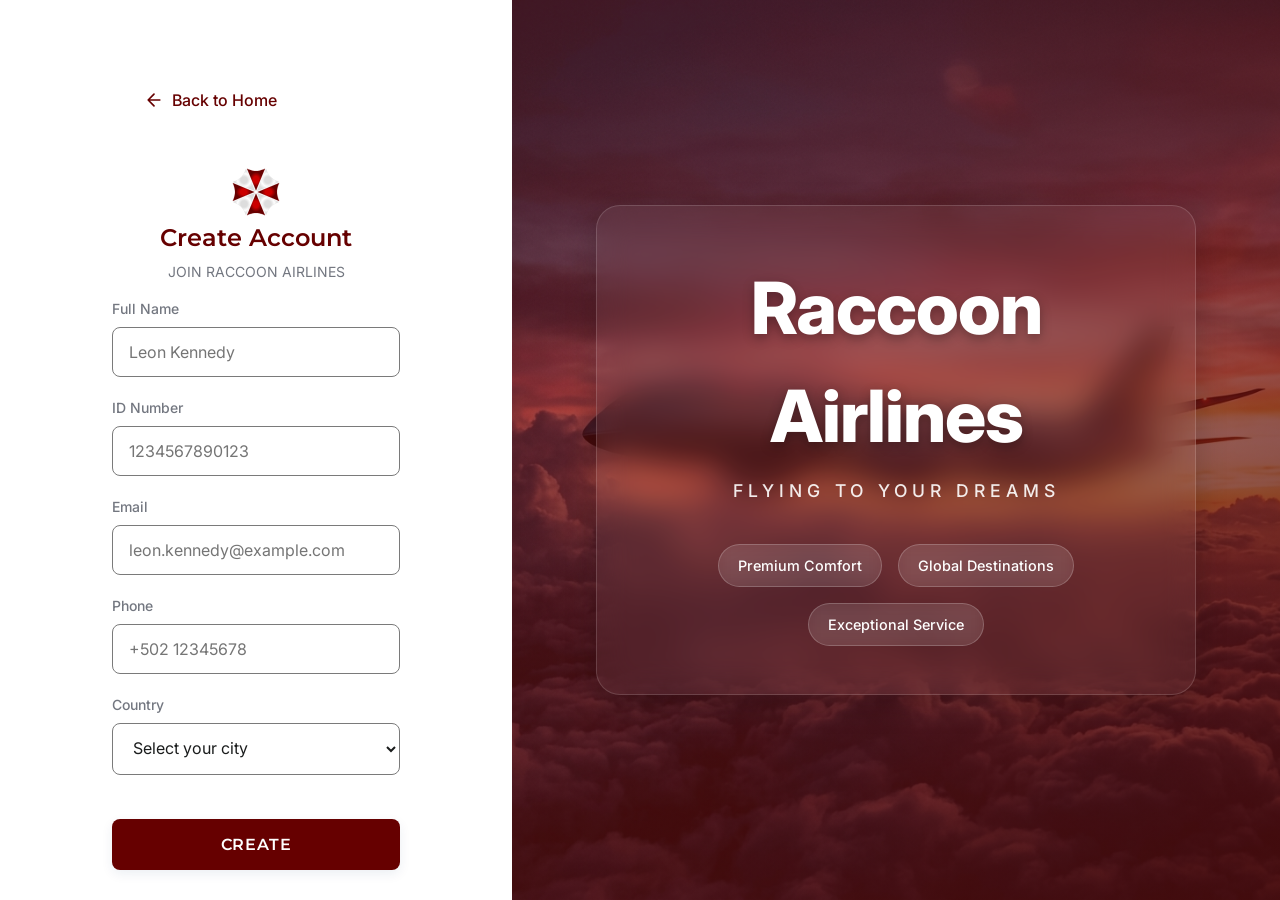
<file: register.html>
<!DOCTYPE html>
<html lang="en">

<head>
    <meta charset="UTF-8">
    <meta name="viewport" content="width=device-width, initial-scale=1.0">
    <title>Raccoon Airlines - Register</title>
    <link rel="stylesheet" href="./css/style.css">
    <link rel="stylesheet" href="./css/forms.css">
    <link rel="stylesheet" href="./css/layout.css">
    <link rel="stylesheet" href="./css/responsive.css">
    <link rel="icon" type="image/svg+xml" href="./img/logo.svg">
</head>

<body>
    <div class="login-wrapper">
        <div class="login-form-container">
            <header class="header auth-header">
                <a href="./index.html" class="header__back">
                    <svg class="icon-small">
                        <use href="./assets/icons.svg#arrow"></use>
                    </svg>
                    Back to Home
                </a>
            </header>

            <main class="login-main">
                <div class="login-card">
                    <div class="card__header">
                        <svg class="logo u-margin-bottom-sm">
                            <use href="./assets/logo.svg#logo"></use>
                        </svg>
                        <h1 class="card__title">Create Account</h1>
                        <p class="card__subtitle">JOIN RACCOON AIRLINES</p>
                    </div>

                <form class="form" action="./create-password.html">
                    <div class="form__group">
                        <label class="form__label" for="fullname">Full Name</label>
                        <input class="form__input" type="text" name="fullname" id="fullname" placeholder="Leon Kennedy"
                            pattern="[A-Za-zÀ-ÿ\s]+" title="Solo letras y espacios permitidos" required>
                    </div>

                    <div class="form__group">
                        <label class="form__label" for="idnumber">ID Number</label>
                        <input class="form__input" type="text" name="idnumber" id="idnumber" placeholder="1234567890123"
                            maxlength="13" pattern="[0-9]+" title="Introduce solo números" required>
                    </div>

                    <div class="form__group">
                        <label class="form__label" for="email">Email</label>
                        <input class="form__input" type="email" name="email" id="email"
                            placeholder="leon.kennedy@example.com" pattern="[a-z0-9._%+\-]+@[a-z0-9.\-]+\.[a-z]{2,}$" title="Introduce un correo válido" required>
                    </div>

                    <div class="form__group">
                        <label class="form__label" for="phone">Phone</label>
                        <input class="form__input" type="tel" name="phone" id="phone" placeholder="+502 12345678"
                            pattern="[\+0-9\s\-]+" title="Introduce un número de teléfono válido" required>
                    </div>

                    <div class="form__group">
                        <label class="form__label" for="country">Country</label>
                        <select class="form__select" name="country" id="country" required>
                            <option value="" disabled selected>Select your city</option>

                            <optgroup label="Norteamérica">
                                <option value="ca">Canadá</option>
                                <option value="us">Estados Unidos</option>
                                <option value="mx">México</option>
                            </optgroup>

                            <optgroup label="Centroamérica">
                                <option value="bz">Belice</option>
                                <option value="cr">Costa Rica</option>
                                <option value="sv">El Salvador</option>
                                <option value="gt">Guatemala</option>
                                <option value="hn">Honduras</option>
                                <option value="ni">Nicaragua</option>
                                <option value="pa">Panamá</option>
                            </optgroup>

                            <optgroup label="Sudamérica">
                                <option value="ar">Argentina</option>
                                <option value="bo">Bolivia</option>
                                <option value="br">Brasil</option>
                                <option value="cl">Chile</option>
                                <option value="co">Colombia</option>
                                <option value="ec">Ecuador</option>
                                <option value="gy">Guyana</option>
                                <option value="py">Paraguay</option>
                                <option value="pe">Perú</option>
                                <option value="uy">Uruguay</option>
                                <option value="ve">Venezuela</option>
                            </optgroup>
                        </select>
                    </div>
                    <input class="btn btn--primary u-margin-top-md" type="submit" value="Create">

                    <div class="card-links u-text-center u-display-column">
                        <a href="./login.html" class="btn--link">Already have an account? Login</a>
                    </div>
                </form>
                </div>
            </main>
        </div>

        <div class="login-showcase">
            <div class="showcase-content glass-panel">
                <h2>Raccoon Airlines</h2>
                <p>Flying to your dreams</p>
                <div class="showcase-features">
                    <span class="feature-tag">Premium Comfort</span>
                    <span class="feature-tag">Global Destinations</span>
                    <span class="feature-tag">Exceptional Service</span>
                </div>
            </div>
        </div>
    </div>
</body>

</html>
</file>
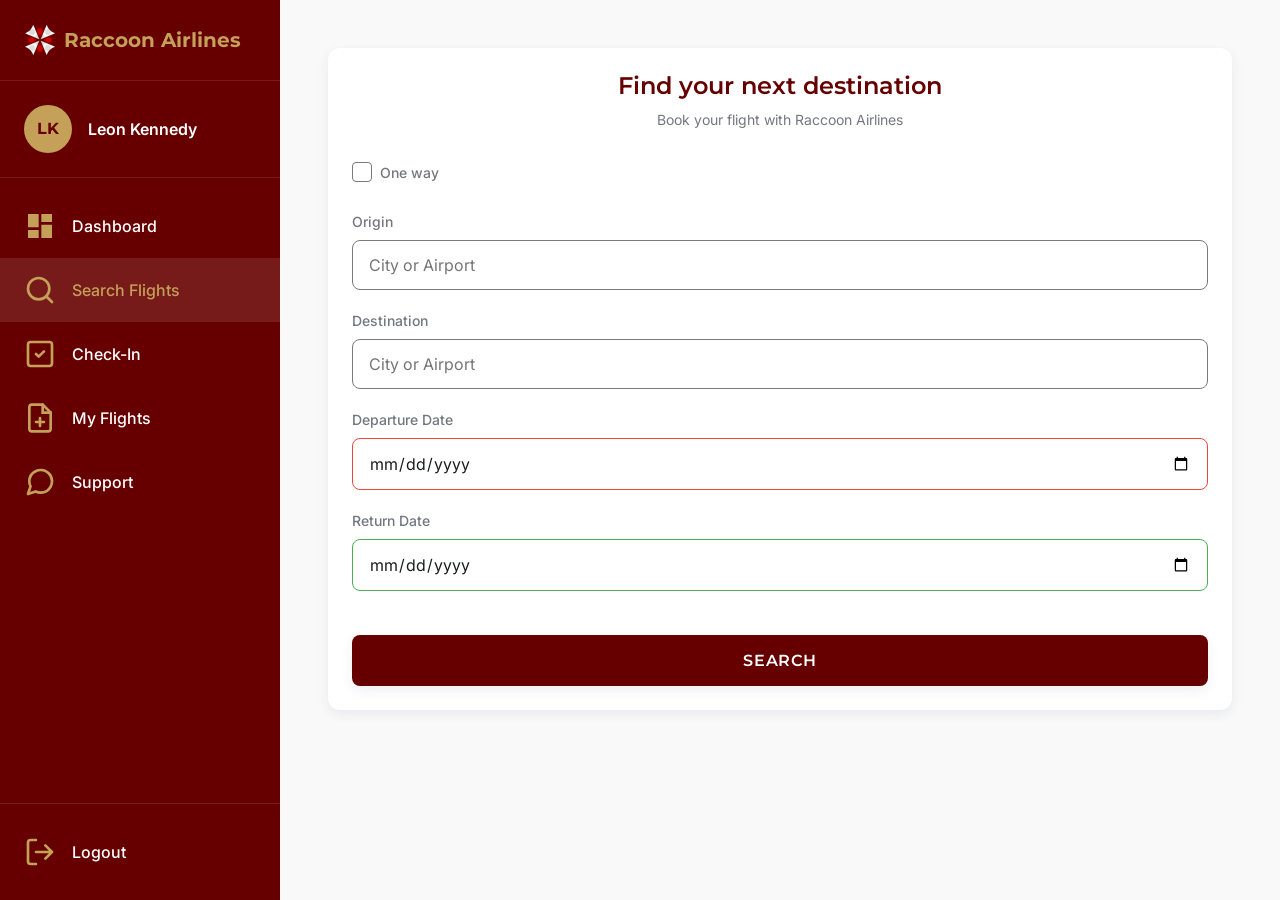
<file: search-flights.html>
<!DOCTYPE html>
<html lang="en">

<head>
    <meta charset="UTF-8">
    <meta name="viewport" content="width=device-width, initial-scale=1.0">
    <title>Raccoon Airlines - Search Flights </title>
    <link rel="stylesheet" href="./css/style.css">
    <link rel="stylesheet" href="./css/forms.css">
    <link rel="stylesheet" href="./css/layout.css">
    <link rel="stylesheet" href="./css/responsive.css">
    <link rel="icon" type="image/svg+xml" href="./img/logo.svg">
</head>

<body>
    <div class="layout layout--dashboard page-content">
        <aside class="sidebar">
            <div class="sidebar__header">
                <div class="sidebar__brand">
                    <svg class="header__logo">
                        <use href="./assets/logo.svg#logo"></use>
                    </svg>
                    <span>Raccoon Airlines</span>
                </div>
            </div>

            <div class="sidebar__user">
                <div class="sidebar__avatar">LK</div>
                <div class="sidebar__user-info">
                    <span class="sidebar__name">Leon Kennedy</span>
                </div>
            </div>

            <nav class="sidebar__nav">
                <a href="menu.html" class="sidebar__link">
                    <svg class="sidebar__icon">
                        <use href="./assets/icons.svg#grid"></use>
                    </svg>
                    Dashboard
                </a>
                <a href="search-flights.html" class="sidebar__link sidebar__link--active">
                    <svg class="sidebar__icon">
                        <use href="./assets/icons.svg#search"></use>
                    </svg>
                    Search Flights
                </a>
                <a href="checkin.html" class="sidebar__link">
                    <svg class="sidebar__icon">
                        <use href="./assets/icons.svg#check"></use>
                    </svg>
                    Check-In
                </a>
                <a href="my-flights.html" class="sidebar__link">
                    <svg class="sidebar__icon">
                        <use href="./assets/icons.svg#new"></use>
                    </svg>
                    My Flights
                </a>

                <a href="feedback-form.html" class="sidebar__link">
                    <svg class="sidebar__icon">
                        <use href="./assets/icons.svg#message"></use>
                    </svg>
                    Support
                </a>
            </nav>

            <div class="sidebar__footer">
                <a href="index.html" class="sidebar__link sidebar__link--logout">
                    <svg class="sidebar__icon">
                        <use href="./assets/icons.svg#logout"></use>
                    </svg>
                    Logout
                </a>
            </div>
        </aside>

        <header class="header">
            <div class="header__brand">
                <svg class="logo u-margin-bottom-sm">
                    <use href="./assets/logo.svg#logo"></use>
                </svg>
                <span>Raccoon Airlines</span>
            </div>
        </header>

        <div class="mobile-user-profile">
            <div class="mobile-user-profile__avatar">LK</div>
            <div class="mobile-user-profile__info">
                <span class="mobile-user-profile__name">Leon Kennedy</span>
                <a href="./index.html" class="btn--link mobile-user-profile__logout">Logout</a>
            </div>
            <a href="./menu.html" class="mobile-user-profile__menu">Menú</a>
        </div>

        <main class="main-content main-content--dashboard">
            <div class="dashboard-inner-content">
                <div class="card">
                    <div class="card__header">
                        <h1 class="card__title">Find your next destination</h1>
                        <p class="card__subtitle">Book your flight with Raccoon Airlines</p>
                    </div>

                    <form class="form form--search" action="./flights.html">
                        <div class="form__group form__group--full form__group--inline u-margin-bottom-sm">
                            <div class="form__checkbox-container">
                                <input type="checkbox" class="form__checkbox" name="on_way" id="on_way">
                                <label class="form__label" for="on_way">One way</label>
                            </div>
                        </div>

                        <div class="form__group">
                            <label class="form__label" for="origin">Origin</label>
                            <input class="form__input" type="text" name="origin" id="origin"
                                placeholder="City or Airport" pattern="[A-Za-zÀ-ÿ0-9\s\-,]+" title="Introduce una ciudad o aeropuerto válido" required>
                        </div>

                        <div class="form__group">
                            <label class="form__label" for="destination">Destination</label>
                            <input class="form__input" type="text" name="destination" id="destination"
                                placeholder="City or Airport" pattern="[A-Za-zÀ-ÿ0-9\s\-,]+" title="Introduce una ciudad o aeropuerto válido" required>
                        </div>

                        <div class="form__group">
                            <label class="form__label" for="departure">Departure Date</label>
                            <input class="form__input" type="date" name="departure" id="departure" required>
                        </div>

                        <div class="form__group">
                            <label class="form__label" for="return">Return Date</label>
                            <input class="form__input" type="date" name="return" id="return">
                        </div>

                        <div class="form__group form__group--full u-margin-top-md">
                            <input class="btn btn--primary" type="submit" value="Search">
                        </div>
                    </form>
                </div>
            </div>
        </main>
    </div>
</body>

</html>
</file>
<file: css/style.css>
@import url('https://fonts.googleapis.com/css2?family=Inter:wght@400;500;600&family=Montserrat:wght@500;600;700&display=swap');

:root {
  --color-primary: #660000;
  --color-primary-light: #943a3a;
  --color-secondary: #c5a059;
  --color-secondary-light: #e9c176;
  --color-active-secondary: #ffc271;
  --color-background: #f9f9f9;
  --color-surface: #ffffff;
  --color-text-main: #1a1c1c;
  --color-text-muted: #737780;
  --color-border: #7a7a7a;
  --color-error: #ffa939;

  --font-heading: 'Montserrat', sans-serif;
  --font-body: 'Inter', sans-serif;

  --radius-sm: 4px;
  --radius-md: 8px;
  --radius-lg: 12px;
  --radius-xl: 24px;

  --shadow-1: 0 4px 12px rgba(0, 51, 102, 0.08);
  --shadow-hover: 0 8px 24px rgba(0, 51, 102, 0.12);

  --transition-default: all 0.3s ease;
}

*,
*::before,
*::after {
  box-sizing: border-box;
  margin: 0;
  padding: 0;
}

body {
  font-family: var(--font-body);
  background-color: var(--color-background);
  color: var(--color-text-main);
  line-height: 1.5;
}

h1 {
  font-family: var(--font-heading);
  font-weight: 600;
  line-height: 1.2;
  letter-spacing: 0, 02rem;
  color: var(--color-primary);
}

a {
  color: var(--color-primary);
  text-decoration: none;
  transition: var(--transition-default);
}

a:hover,
a:focus {
  color: var(--color-primary-light);
}

/* Subtext */
.u-text-center {
  text-align: center;
}

/* Simulated Loading Screen */
.loader-screen {
  position: fixed;
  top: 0;
  left: 0;
  width: 100vw;
  height: 100vh;
  background-color: var(--color-background);
  z-index: 9999;
  display: flex;
  align-items: center;
  justify-content: center;
  animation: hideLoader 0.6s cubic-bezier(0.8, 0, 0.2, 1) 1.5s forwards;
}

.loader-screen__content {
  display: flex;
  flex-direction: column;
  align-items: center;
  gap: 2rem;
}

.loader-screen__logo {
  width: 100px;
  height: 100px;
  animation: spinLogo 2s linear infinite;
}

.loader-screen__bar {
  width: 200px;
  height: 4px;
  background-color: #d1d1d1;
  border-radius: 4px;
  overflow: hidden;
  position: relative;
}

.loader-screen__bar::after {
  content: '';
  position: absolute;
  top: 0;
  left: 0;
  height: 100%;
  width: 0%;
  background-color: var(--color-primary);
  border-radius: 4px;
  animation: fillBar 1.2s ease-out forwards;
}

@keyframes hideLoader {
  0% { opacity: 1; visibility: visible; }
  100% { opacity: 0; visibility: hidden; }
}

@keyframes spinLogo {
  0% { transform: rotate(0deg); }
  100% { transform: rotate(360deg); }
}

@keyframes fillBar {
  0% { width: 0%; }
  100% { width: 100%; }
}

.u-margin-top-md {
  margin-top: 1.5rem;
}

.u-margin-bottom-md {
  margin-bottom: 1.5rem;
}

.u-margin-bottom-sm {
  margin-bottom: 0.5rem;
}

.u-display-column {
  display: flex;
  flex-direction: column;
  gap: 1rem;
}

.logo {
  width: 48px;
  height: 48px;
}

.icon {
  display: inline-block;
  width: 48px;
  height: 48px;
  color: var(--color-primary);
  transition: var(--transition-default);
}

.icon-small {
  width: 20px;
  height: 20px;
  fill: none;
  stroke: currentColor;
  color: currentColor;
}

.flight__icon {
  width: 20px;
  height: 20px;
  color: var(--color-text-main);
}

.page-content {
  opacity: 0;
  animation: showContent 0.5s ease 0.1s forwards;
}

@keyframes showContent {
  to {
    opacity: 1;
  }
}
</file>
<file: css/forms.css>
.form {
  width: 100%;
  display: flex;
  flex-direction: column;
  gap: 1.25rem;
}

.form__group {
  display: flex;
  flex-direction: column;
  gap: 0.5rem;
  position: relative;
}

.form__group--inline {
  flex-direction: row;
  align-items: center;
  justify-content: space-between;
}

.form__label {
  font-size: 0.875rem;
  font-weight: 500;
  color: var(--color-text-muted);
}

.form__input,
.form__select {
  width: 100%;
  padding: 0.875rem 1rem;
  font-family: var(--font-body);
  font-size: 1rem;
  color: var(--color-text-main);
  background-color: var(--color-surface);
  border: 1px solid var(--color-border);
  border-radius: var(--radius-md);
  transition: var(--transition-default);
  outline: none;
}

.form__input:hover,
.form__select:hover {
  border-color: var(--color-text-muted);
}

.form__input:focus,
.form__select:focus,
.form__input:active {
  border-color: var(--color-primary);
  box-shadow: 0 0 0 2px rgba(0, 51, 102, 0.1);
}

.form__checkbox-container {
  display: flex;
  align-items: center;
  gap: 0.5rem;
  cursor: pointer;
  margin-top: 1rem;
}

.form__checkbox {
  appearance: none;
  width: 1.25rem;
  height: 1.25rem;
  border: 1px solid var(--color-border);
  border-radius: var(--radius-sm);
  background-color: var(--color-surface);
  cursor: pointer;
  position: relative;
  transition: var(--transition-default);
}

.form__checkbox:checked {
  background-color: var(--color-primary);
  border-color: var(--color-primary);
  background-image: url("data:image/svg+xml,%3Csvg xmlns='http://www.w3.org/2000/svg' viewBox='0 0 24 24' fill='none' stroke='white' stroke-width='4' stroke-linecap='round' stroke-linejoin='round'%3E%3Cpolyline points='20 6 9 17 4 12'%3E%3C/polyline%3E%3C/svg%3E");
  background-size: 70%;
  background-position: center;
  background-repeat: no-repeat;
}

.btn {
  display: inline-flex;
  align-items: center;
  justify-content: center;
  gap: 0.5rem;
  padding: 1rem 1.5rem;
  font-family: var(--font-heading);
  font-size: 1rem;
  font-weight: 600;
  letter-spacing: 0.05em;
  text-transform: uppercase;
  border: none;
  border-radius: var(--radius-md);
  cursor: pointer;
  transition: var(--transition-default);
  text-align: center;
  width: 100%;
}

.btn--primary {
  background-color: var(--color-primary);
  color: var(--color-surface);
  box-shadow: var(--shadow-1);
}

.btn--primary:hover,
.btn--primary:focus {
  background-color: rgb(95, 0, 0);
  transform: translateY(-2px);
  box-shadow: var(--shadow-hover);
  color: var(--color-surface);
}

.btn--primary:active {
  background-color: #800000;
  transform: translateY(0);
}

.btn--link {
  background: none;
  border: none;
  color: var(--color-primary);
  font-size: 0.875rem;
  font-weight: 500;
  text-decoration: underline;
  padding: 0;
  width: auto;
}

.back-button {
  width: calc(100% - 3rem);
  position: fixed;
  bottom: 1.5rem;
  left: 1.5rem;
  right: 1.5rem;
  z-index: 100;
}

@keyframes processingPulse {
  0% { background-color: var(--color-primary); box-shadow: 0 4px 12px rgba(0, 0, 0, 0.2); }
  50% { background-color: #d32f2f; box-shadow: 0 0 15px rgba(211, 47, 47, 0.6); }
  100% { background-color: var(--color-primary); box-shadow: 0 4px 12px rgba(0, 0, 0, 0.2); }
}

.btn--animated {
  transition: all 0.3s ease;
}

.btn--animated:hover, .btn--animated:focus {
  animation: processingPulse 1.5s infinite;
  transform: translateY(-2px);
}

.form__input:not(:placeholder-shown):valid, 
.form__textarea:not(:placeholder-shown):valid {
  border-color: #4CAF50;
}

.form__input:not(:placeholder-shown):invalid, 
.form__textarea:not(:placeholder-shown):invalid {
  border-color: #F44336;
}

.form__textarea {
  width: 100%;
  padding: 0.875rem 1rem;
  font-family: var(--font-body);
  font-size: 1rem;
  color: var(--color-text-main);
  background-color: var(--color-surface);
  border: 1px solid var(--color-border);
  border-radius: var(--radius-md);
  transition: var(--transition-default);
  outline: none;
  resize: vertical;
  min-height: 120px;
}

.form__textarea:focus {
  border-color: var(--color-primary);
  box-shadow: 0 0 0 2px rgba(0, 51, 102, 0.1);
}
</file>
<file: css/layout.css>
.layout {
  display: flex;
  flex-direction: column;
  min-height: 100vh;
}

.header {
  background-color: var(--color-surface);
  padding: 1.5rem;
  display: flex;
  align-items: center;
  justify-content: space-between;
  box-shadow: var(--shadow-1);
  position: static;
  z-index: 100;
}

.auth-header {
  background: transparent;
  box-shadow: none;
  position: static;
  padding: 1rem 1.5rem 0;
}

.login-wrapper {
    display: flex;
    flex-direction: column;
    min-height: 100vh;
}

.login-form-container {
    flex: 1;
    display: flex;
    flex-direction: column;
    padding: 1rem;
    background: #ffffff;
}

.login-showcase {
    position: fixed;
    top: 0;
    right: 0;
    bottom: 0;
    width: 300px;
    background-color: #4a0d0d;
    z-index: 999;
    transform: translateX(100%);
    transition: transform 0.3s ease;
    display: flex;
    flex-direction: column;
    overflow: hidden;
}

.login-showcase--active {
    transform: translateX(0);
}

.header__back {
  display: inline-flex;
  align-items: center;
  gap: 0.5rem;
  font-size: 1rem;
  font-weight: 500;
  color: var(--color-primary);
  text-decoration: none;
  transition: var(--transition-default);
}

.header__back:hover {
  color: var(--color-secondary);
}

.header__back .icon-small {
  transform: rotate(180deg);
}

.header__brand {
  display: flex;
  align-items: center;
  gap: 0.5rem;
  color: var(--color-primary);
  font-family: var(--font-heading);
  font-weight: 700;
  font-size: 1.25rem;
}

.header__logo {
  width: 32px;
  height: 32px;
  fill: var(--color-primary);
}

.header__user {
  font-size: 0.875rem;
  font-weight: 500;
}

.main-content {
  flex: 1;
  padding: 2rem 1.5rem;
  display: flex;
  flex-direction: column;
  gap: 0.5rem;
  width: 100%;
  overflow: scroll;
  transition: margin-left 0.3s ease, padding 0.3s ease;
}

.main-button {
  padding-bottom: 6rem;
}

.main-content--centered {
  justify-content: center;
  align-items: center;
}

/* CARDS */
.card {
  background-color: var(--color-surface);
  border-radius: var(--radius-lg);
  padding: 1.5rem;
  box-shadow: var(--shadow-1);
  transition: var(--transition-default);
}

.card-check {
  max-width: 800px;
  margin: 0 auto;
  width: 100%
}

.card:hover {
  box-shadow: var(--shadow-hover);
  transform: translateY(-2px);
}

.card__header {
  display: flex;
  flex-direction: column;
  align-items: center;
  text-align: center;
  margin-bottom: 1rem;
}

.card__title {
  font-size: 1.5rem;
  margin-bottom: 0.5rem;
}

.card__subtitle {
  color: var(--color-text-muted);
  font-size: 0.875rem;
}

.card__big-text {
  font-size: 1.1rem;
}

.subtext {
  color: var(--color-text-muted);
  font-size: 0.875rem;
  text-align: justify;
}

.auth-container {
  width: 100%;
  max-width: 400px;
}

.grid {
  display: grid;
  gap: 1.5rem;
  grid-template-columns: 1fr;
}

.grid_flight {
  grid-template-columns: 1fr;
}

.action-card {
  display: flex;
  flex-direction: column;
  align-items: center;
  justify-content: center;
  text-align: center;
  padding: 2rem 1.5rem;
  text-decoration: none;
  background-color: var(--color-surface);
  border-radius: var(--radius-lg);
  box-shadow: var(--shadow-1);
  transition: var(--transition-default);
  border-left: 4px solid var(--color-primary);
}

.action-card__icon {
  width: 48px;
  height: 48px;
  color: var(--color-primary);
  margin-bottom: 1rem;
  transition: var(--transition-default);
}

.action-card:hover {
  transform: translateY(-4px);
  box-shadow: var(--shadow-hover);
  color: var(--color-secondary);
  border-left-color: var(--color-secondary);
}

.action-card:focus {
  transform: translateY(-4px);
  box-shadow: var(--shadow-hover);
  color: var(--color-active-secondary);
  border-left-color: var(--color-active-secondary);
  background-color: rgb(241, 241, 241);
}

.action-card:hover .action-card__icon {
  color: var(--color-secondary);
}

.action-card:focus .action-card__icon {
  color: var(--color-active-secondary);
}

.action-card__title {
  color: var(--color-primary);
  font-size: 1.25rem;
  font-family: var(--font-heading);
  font-weight: 600;
}

.card-links {
  margin-top: 1rem;
}

.flight-card {
  display: flex;
  flex-direction: column;
  background-color: var(--color-surface);
  border-radius: var(--radius-lg);
  box-shadow: var(--shadow-1);
  overflow: hidden;
  position: relative;
  transition: var(--transition-default);
}

.flight-card:hover {
  box-shadow: var(--shadow-hover);
  transform: translateY(-2px);
}

.flight-card::before {
  content: '';
  position: absolute;
  left: 0;
  top: 0;
  bottom: 0;
  width: 4px;
  background-color: var(--color-secondary);
}

.flight-card__header {
  padding: 1rem 1.5rem;
  border-bottom: 1px dashed var(--color-border);
  display: flex;
  justify-content: space-between;
  align-items: center;
}

.flight-card__route {
  font-family: var(--font-heading);
  font-weight: 700;
  font-size: 1.125rem;
  display: flex;
  align-items: center;
  gap: 0.5rem;
  color: var(--color-primary);
}

.flight-card__code {
  padding: 0.25rem 0.75rem;
  border-radius: 50px;
  font-size: 0.75rem;
  font-weight: 600;
  background-color: var(--color-background);
  color: var(--color-text-main);
}

.flight-card__status {
  background-color: #e3f2fd;
  color: #1565c0;
}

.flight-card__body, .flight-card__body--second {
  padding: 1.5rem;
  display: grid;
  grid-template-columns: 1fr 1fr;
  gap: 1.25rem;
}

.flight-card__detail {
  display: flex;
  flex-direction: column;
}

.flight-card__label {
  font-size: 0.75rem;
  color: var(--color-text-muted);
  text-transform: uppercase;
  letter-spacing: 0.05em;
  margin-bottom: 0.25rem;
}

.flight-card__value {
  font-weight: 500;
  font-size: 1rem;
}

.flight-card__price {
  font-family: var(--font-heading);
  font-weight: 700;
  font-size: 1.5rem;
  color: var(--color-primary);
}

.sidebar {
  display: flex;
  flex-direction: column;
  position: fixed;
  top: 0;
  left: 0;
  bottom: 0;
  width: 280px;
  background-color: var(--color-primary);
  color: var(--color-surface);
  z-index: 999;
  transform: translateX(-100%);
  transition: transform 0.3s ease;
  overflow-y: auto;
}

.sidebar__header {
  padding: 1.5rem;
  border-bottom: 1px solid rgba(255, 255, 255, 0.1);
}

.sidebar__brand {
  display: flex;
  align-items: center;
  gap: 0.5rem;
  font-family: var(--font-heading);
  font-weight: 700;
  font-size: 1.25rem;
  color: var(--color-secondary);
}

.sidebar__brand .header__logo {
  fill: var(--color-secondary);
}

.sidebar__user {
  padding: 1.5rem;
  display: flex;
  align-items: center;
  gap: 1rem;
  border-bottom: 1px solid rgba(255, 255, 255, 0.1);
}

.sidebar__avatar {
  width: 48px;
  height: 48px;
  border-radius: 50%;
  background-color: var(--color-secondary);
  color: var(--color-primary);
  display: flex;
  align-items: center;
  justify-content: center;
  font-weight: 700;
  font-family: var(--font-heading);
}

.sidebar__user-info {
  display: flex;
  flex-direction: column;
}

.sidebar__name {
  font-weight: 600;
}

.sidebar__icon {
  width: 32px;
  height: 32px;
  color: var(--color-secondary);
}

.sidebar__nav {
  display: flex;
  flex-direction: column;
  padding: 1rem 0;
  flex: 1;
}

.sidebar__link {
  display: flex;
  align-items: center;
  gap: 1rem;
  padding: 1rem 1.5rem;
  color: var(--color-surface);
  text-decoration: none;
  font-weight: 500;
  transition: var(--transition-default);
}

.sidebar__link .icon {
  fill: var(--color-surface);
  opacity: 0.7;
  width: 24px;
  height: 24px;
}

.sidebar__link:hover,
.sidebar__link:focus,
.sidebar__link--active {
  background-color: rgba(255, 255, 255, 0.1);
  color: var(--color-secondary);
}

.sidebar__link:hover .icon,
.sidebar__link--active .icon {
  fill: var(--color-secondary);
  opacity: 1;
}

.sidebar__footer {
  padding: 1rem 0;
  border-top: 1px solid rgba(255, 255, 255, 0.1);
}

.sidebar__link--logout:hover {
  color: var(--color-error);
}

.sidebar__link--logout:hover .icon {
  fill: var(--color-error);
}

.dashboard-inner-content {
  width: 100%;
}

.mobile-user-profile {
  display: flex;
  align-items: center;
  gap: 1rem;
  padding: 1.5rem;
}

.mobile-user-profile__avatar {
  width: 48px;
  height: 48px;
  border-radius: 50%;
  background-color: var(--color-secondary);
  color: var(--color-primary);
  display: flex;
  align-items: center;
  justify-content: center;
  font-weight: 700;
  font-family: var(--font-heading);
}

.mobile-user-profile__info {
  display: flex;
  flex-direction: column;
}

.mobile-user-profile__name {
  font-weight: 600;
  color: var(--color-primary);
  font-family: var(--font-heading);
}

.mobile-user-profile__logout {
  font-size: 0.875rem;
  color: var(--color-text-muted);
  text-decoration: underline;
  margin-top: 0.25rem;
  display: inline-block;
}

.mobile-user-profile__menu {
  margin-left: auto;
  font-size: 0.875rem;
  color: var(--color-primary);
  text-decoration: underline;
  font-weight: 500;
}
</file>
<file: css/responsive.css>
.login-showcase {
    background-image: url('../assets/airline_bg.png');
    background-size: cover;
    background-position: center;
    align-items: center;
    justify-content: center;
}

.login-showcase::before {
    content: '';
    position: absolute;
    top: 0; left: 0; right: 0; bottom: 0;
    background: linear-gradient(135deg, rgba(160, 20, 20, 0.4) 0%, rgba(80, 10, 10, 0.8) 100%);
}

.showcase-content {
    position: relative;
    z-index: 2;
    text-align: center;
    color: white;
    padding: 3rem;
    border-radius: 24px;
    max-width: 600px;
    transform: translateY(20px);
    animation: fadeInUp 1s cubic-bezier(0.16, 1, 0.3, 1) forwards;
}

.glass-panel {
    background: rgba(255, 255, 255, 0.05);
    backdrop-filter: blur(16px);
    -webkit-backdrop-filter: blur(16px);
    border: 1px solid rgba(255, 255, 255, 0.15);
    box-shadow: 0 8px 32px 0 rgba(0, 0, 0, 0.2);
}

.showcase-content h2 {
    font-size: 3.5rem;
    font-weight: 800;
    margin-bottom: 0.5rem;
    letter-spacing: -1px;
    text-shadow: 0 4px 12px rgba(0,0,0,0.3);
}

.showcase-content p {
    font-size: 1.1rem;
    font-weight: 500;
    letter-spacing: 5px;
    margin-bottom: 2.5rem;
    text-transform: uppercase;
    color: rgba(255, 255, 255, 0.9);
}

.showcase-features {
    display: flex;
    gap: 1rem;
    justify-content: center;
    flex-wrap: wrap;
}

.feature-tag {
    background: rgba(255, 255, 255, 0.1);
    border: 1px solid rgba(255, 255, 255, 0.2);
    padding: 0.6rem 1.2rem;
    border-radius: 30px;
    font-size: 0.9rem;
    font-weight: 500;
    backdrop-filter: blur(8px);
    transition: all 0.3s ease;
    cursor: default;
}

.feature-tag:hover {
    background: rgba(255, 255, 255, 0.2);
    transform: translateY(-3px);
    box-shadow: 0 4px 12px rgba(0,0,0,0.2);
}

@keyframes fadeInUp {
    from {
        opacity: 0;
        transform: translateY(40px);
    }
    to {
        opacity: 1;
        transform: translateY(0);
    }
}

/* Tablet */
@media screen and (min-width: 768px) {
    .main-content {
        padding: 3rem;
    }

    .auth-container {
        padding: 3rem;
        max-width: 450px;
        box-shadow: var(--shadow-hover);
        border-top: 6px solid var(--color-primary);
    }

    .flight-card__body {
        grid-template-columns: repeat(4, 1fr);
        align-items: center;
    }

    .login-wrapper {
        flex-direction: row;
        height: 100vh;
        overflow: hidden;
    }

    .login-form-container {
        flex: 0 0 50%;
        max-width: 550px;
        padding: 2rem 3rem;
        box-shadow: 15px 0 30px rgba(0,0,0,0.08);
        z-index: 2;
        overflow-y: auto;
    }

    .login-card {
        padding: 2rem;
    }

    .login-showcase {
        flex: 1;
        display: flex;
        align-items: center;
        justify-content: center;
        position: relative;
        padding: 3rem;
        transform: translateX(0); /* Override mobile off-canvas */
        width: auto;
    }


}

/* Desktop */
@media screen and (min-width: 1024px) {
    .layout {
        width: 100vw;
        margin: 0 auto;
        background-color: var(--color-background);
        box-shadow: var(--shadow-hover);
    }

    body {
        background-color: #e5e5e5;
    }

    .main-content {
        padding: 4rem;
    }

    .header {
        padding: 1.5rem 4rem;
    }

    .login-form-container {
        flex: 0 0 40%;
        max-width: 600px;
        padding: 4rem 5rem;
    }
    
    .showcase-content h2 {
        font-size: 4.5rem;
    }
}

/* Tablet Dashboard Layout */
@media screen and (min-width: 768px) {
    .layout--dashboard {
        flex-direction: row;
        height: 100vh;
        overflow: hidden;
        max-width: 100%;
        margin: 0;
        box-shadow: none;
    }

    .sidebar {
        transform: translateX(0);
    }

    .layout--dashboard .header, 
    .layout--dashboard .back-button, 
    .layout--dashboard .mobile-user-profile {
        display: none;
    }

    .main-content--dashboard {
        margin-left: 280px;
        padding: 3rem;
        overflow-y: auto;
        flex: 1;
        display: flex;
        flex-direction: column;
        align-items: center;
    }
}
</file>
<file: css/index.css>
.header--index {
    position: sticky;
    top: 0;
    box-shadow: 0 4px 30px rgba(0, 0, 0, 0.05);
    background: rgba(255, 255, 255, 0.8) !important;
    backdrop-filter: blur(10px);
    -webkit-backdrop-filter: blur(10px);
    display: flex !important;
    z-index: 1000;
}

.main-content--index {
    padding: 0 !important;
    background-color: var(--color-background);
}

.hero {
    position: relative;
    display: flex;
    flex-direction: column;
    align-items: center;
    justify-content: center;
    text-align: center;
    padding: 4rem 2rem;
    min-height: 75vh;
    color: var(--color-surface);
    overflow: hidden;
    margin: 2rem auto 4rem;
    max-width: 1200px;
    border-radius: var(--radius-xl);
    box-shadow: var(--shadow-hover);
}

.hero__bg {
    position: absolute;
    top: -5%;
    left: -5%;
    width: 110%;
    height: 110%;
    background: linear-gradient(135deg, rgba(102, 0, 0, 0.85), rgba(197, 160, 89, 0.6)), url('../assets/photo-1436491865332-7a61a109cc05.avif') no-repeat center center/cover;
    z-index: 1;
    animation: slowZoom 25s infinite alternate linear;
}

@keyframes slowZoom {
    0% { transform: scale(1); }
    100% { transform: scale(1.1); }
}

.hero__content {
    position: relative;
    z-index: 2;
    animation: showContent 1s ease 0.2s forwards;
    opacity: 0;
    display: flex;
    flex-direction: column;
    align-items: center;
}

.hero h1 {
    color: var(--color-surface);
    font-size: 3.5rem;
    margin-bottom: 1rem;
    text-shadow: 0 4px 12px rgba(0, 0, 0, 0.5);
    font-family: var(--font-heading);
    font-weight: 700;
}

.hero p {
    font-size: 1.25rem;
    margin-bottom: 3rem;
    max-width: 600px;
    text-shadow: 0 2px 8px rgba(0, 0, 0, 0.4);
    line-height: 1.6;
}

.hero__actions {
    display: flex;
    gap: 1.5rem;
    flex-wrap: wrap;
    justify-content: center;
    width: 100%;
}

.hero .btn {
    min-width: 160px;
    width: auto;
    border-radius: 50px;
    font-size: 1rem;
    padding: 0.875rem 2rem;
    display: flex;
    align-items: center;
    justify-content: center;
    gap: 0.5rem;
}

.btn--outline {
    background-color: transparent;
    color: var(--color-surface);
    border: 2px solid var(--color-surface);
}

.btn--outline:hover, .btn--outline:focus {
    background-color: var(--color-surface);
    color: var(--color-primary);
    transform: translateY(-2px);
    box-shadow: var(--shadow-hover);
}

.btn--outline:active {
    transform: translateY(0);
}

.features {
    display: flex;
    flex-wrap: wrap;
    justify-content: center;
    gap: 2rem;
    max-width: 1200px;
    margin: 0 auto 4rem;
    padding: 0 2rem;
}

.feature-card {
    flex: 1 1 300px;
    background: var(--color-surface);
    padding: 2.5rem 2rem;
    border-radius: var(--radius-lg);
    box-shadow: var(--shadow-1);
    text-align: center;
    transition: var(--transition-default);
    display: flex;
    flex-direction: column;
    align-items: center;
    border-bottom: 4px solid var(--color-secondary);
}

.feature-card:hover {
    transform: translateY(-8px);
    box-shadow: var(--shadow-hover);
    border-bottom-color: var(--color-primary);
}

.feature-card__icon {
    width: 48px;
    height: 48px;
    color: var(--color-primary);
    margin-bottom: 1.5rem;
    transition: var(--transition-default);
}

.feature-card:hover .feature-card__icon {
    color: var(--color-secondary);
    transform: scale(1.1);
}

.feature-card h3 {
    font-family: var(--font-heading);
    font-size: 1.25rem;
    color: var(--color-primary);
    margin-bottom: 0.75rem;
}

.feature-card p {
    color: var(--color-text-muted);
    font-size: 0.95rem;
    line-height: 1.5;
}

.footer {
    background-color: var(--color-primary);
    color: var(--color-surface);
    text-align: center;
    padding: 2rem;
    margin-top: auto;
    font-size: 0.875rem;
}

@media screen and (max-width: 768px) {
    .hero {
        border-radius: 0;
        margin: 0 auto 3rem;
    }
    .hero h1 {
        font-size: 2.5rem;
    }
    .hero__actions {
        flex-direction: column;
        gap: 1rem;
    }
    .features {
        padding: 0 1rem;
    }
}
</file>
<file: css/payment.css>
.card-row {
    display: flex;
    gap: 1rem;
}

.card-row .form__group {
    flex: 1;
}

@media (max-width: 480px) {
    .card-row {
        flex-direction: column;
        gap: 0;
    }
}

.processing-body {
    height: 100vh;
    margin: 0;
    display: flex;
    flex-direction: column;
    justify-content: center;
    align-items: center;
    background-color: rgba(255, 255, 255, 0.95);
}

.spinner {
    width: 80px;
    height: 80px;
    border: 6px solid #f3f3f3;
    border-top: 6px solid #d32f2f;
    border-radius: 50%;
    animation: spin 1s linear infinite;
    margin-bottom: 24px;
}

@keyframes spin {
    0% { transform: rotate(0deg); }
    100% { transform: rotate(360deg); }
}

.payment-text {
    font-size: 1.8rem;
    color: #333;
    font-weight: 600;
    font-family: inherit;
    text-align: center;
}

.payment-subtext {
    font-size: 1rem;
    color: #666;
    margin-top: 10px;
}
</file>
